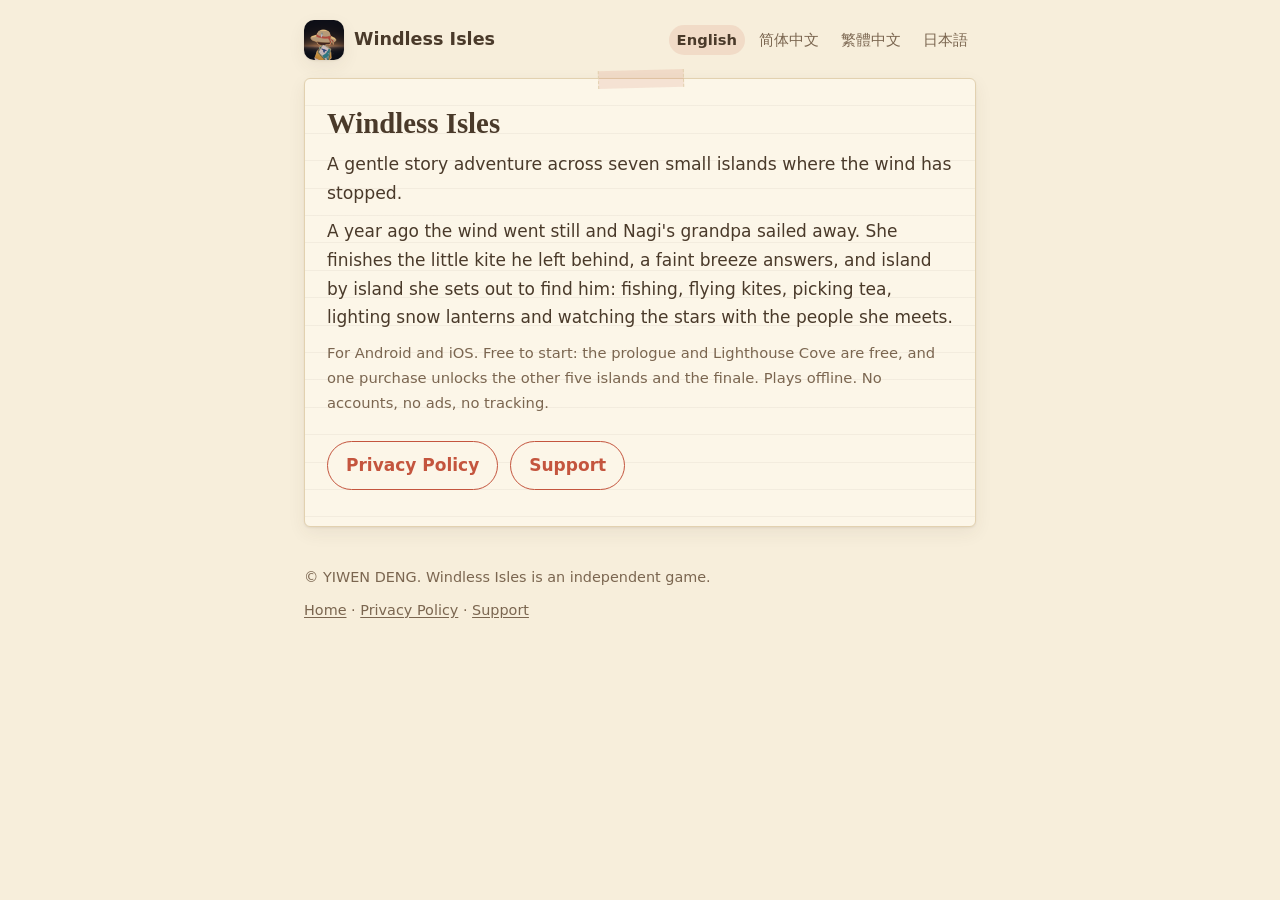
<file: index.html>
<!doctype html>
<html lang="en">
<head>
<meta charset="utf-8">
<meta name="viewport" content="width=device-width,initial-scale=1">
<meta name="color-scheme" content="light dark">
<meta name="description" content="Windless Isles: a gentle story adventure across seven small islands where the wind has stopped.">
<title>Windless Isles</title>
<link rel="icon" href="icon.png">
<link rel="stylesheet" href="style.css">
</head>
<body>
<header><a class="brand" href="index.html"><img src="icon.png" alt="" width="40" height="40">Windless Isles</a><nav class="lang" aria-label="Language"><a href="index.html" hreflang="en" lang="en" aria-current="page">English</a><a href="index.zh.html" hreflang="zh-Hans" lang="zh-Hans">简体中文</a><a href="index.zh-Hant.html" hreflang="zh-Hant" lang="zh-Hant">繁體中文</a><a href="index.ja.html" hreflang="ja" lang="ja">日本語</a></nav></header>
<main><div class="sheet">
<h1>Windless Isles</h1>
<p class="lead">A gentle story adventure across seven small islands where the wind has stopped.</p>
<p>A year ago the wind went still and Nagi's grandpa sailed away. She finishes the little kite he left behind, a faint breeze answers, and island by island she sets out to find him: fishing, flying kites, picking tea, lighting snow lanterns and watching the stars with the people she meets.</p>
<p class="muted">For Android and iOS. Free to start: the prologue and Lighthouse Cove are free, and one purchase unlocks the other five islands and the finale. Plays offline. No accounts, no ads, no tracking.</p>
<ul class="links"><li><a href="privacy.html">Privacy Policy</a></li><li><a href="support.html">Support</a></li></ul>
</div></main>
<footer><p>© YIWEN DENG. Windless Isles is an independent game.</p><p><a href="index.html">Home</a> · <a href="privacy.html">Privacy Policy</a> · <a href="support.html">Support</a></p></footer>
</body>
</html>
</file>
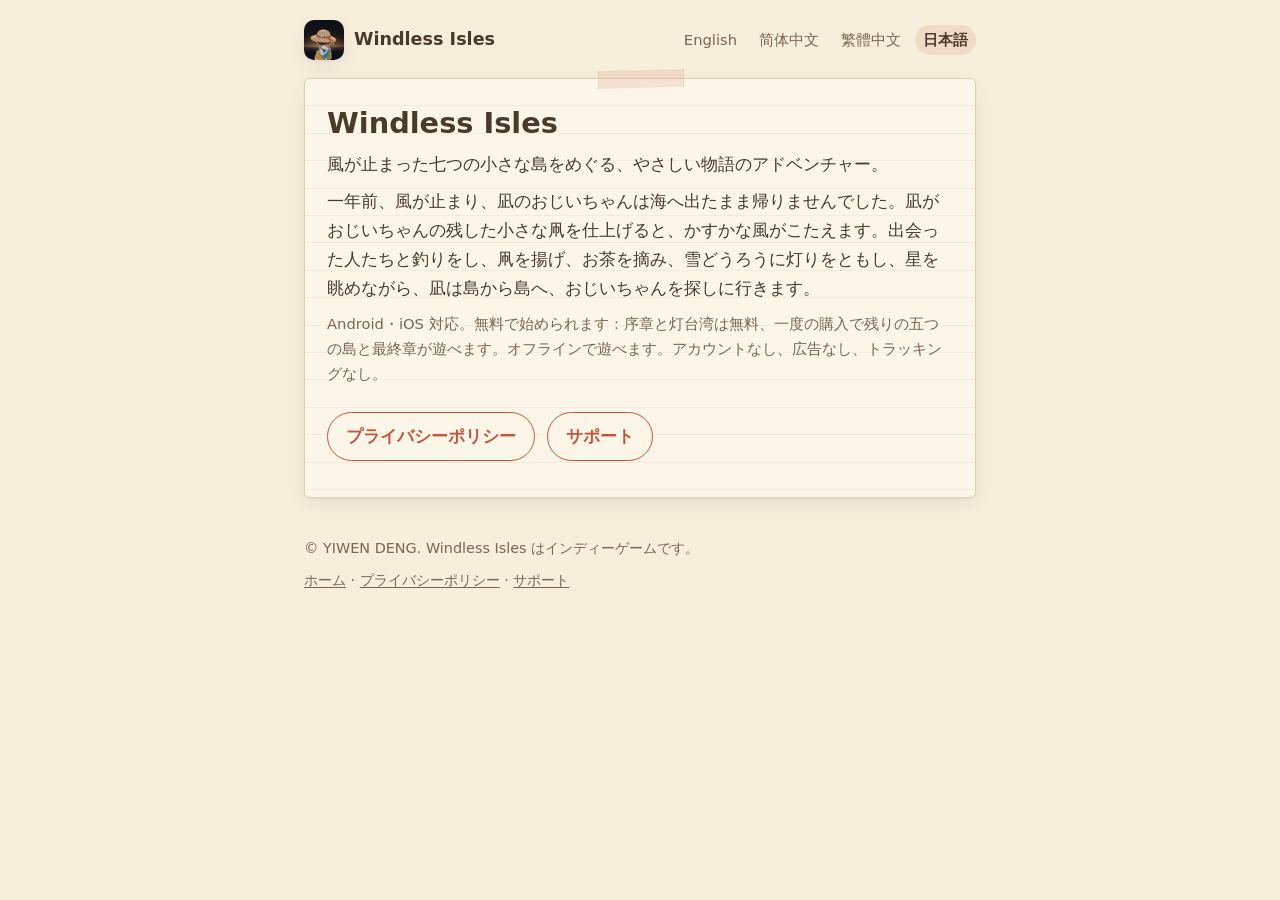
<file: index.ja.html>
<!doctype html>
<html lang="ja">
<head>
<meta charset="utf-8">
<meta name="viewport" content="width=device-width,initial-scale=1">
<meta name="color-scheme" content="light dark">
<meta name="description" content="Windless Isles：風が止まった七つの小さな島をめぐる、やさしい物語のアドベンチャー。">
<title>Windless Isles</title>
<link rel="icon" href="icon.png">
<link rel="stylesheet" href="style.css">
</head>
<body>
<header><a class="brand" href="index.ja.html"><img src="icon.png" alt="" width="40" height="40">Windless Isles</a><nav class="lang" aria-label="言語"><a href="index.html" hreflang="en" lang="en">English</a><a href="index.zh.html" hreflang="zh-Hans" lang="zh-Hans">简体中文</a><a href="index.zh-Hant.html" hreflang="zh-Hant" lang="zh-Hant">繁體中文</a><a href="index.ja.html" hreflang="ja" lang="ja" aria-current="page">日本語</a></nav></header>
<main><div class="sheet">
<h1>Windless Isles</h1>
<p class="lead">風が止まった七つの小さな島をめぐる、やさしい物語のアドベンチャー。</p>
<p>一年前、風が止まり、凪のおじいちゃんは海へ出たまま帰りませんでした。凪がおじいちゃんの残した小さな凧を仕上げると、かすかな風がこたえます。出会った人たちと釣りをし、凧を揚げ、お茶を摘み、雪どうろうに灯りをともし、星を眺めながら、凪は島から島へ、おじいちゃんを探しに行きます。</p>
<p class="muted">Android・iOS 対応。無料で始められます：序章と灯台湾は無料、一度の購入で残りの五つの島と最終章が遊べます。オフラインで遊べます。アカウントなし、広告なし、トラッキングなし。</p>
<ul class="links"><li><a href="privacy.ja.html">プライバシーポリシー</a></li><li><a href="support.ja.html">サポート</a></li></ul>
</div></main>
<footer><p>© YIWEN DENG. Windless Isles はインディーゲームです。</p><p><a href="index.ja.html">ホーム</a> · <a href="privacy.ja.html">プライバシーポリシー</a> · <a href="support.ja.html">サポート</a></p></footer>
</body>
</html>
</file>
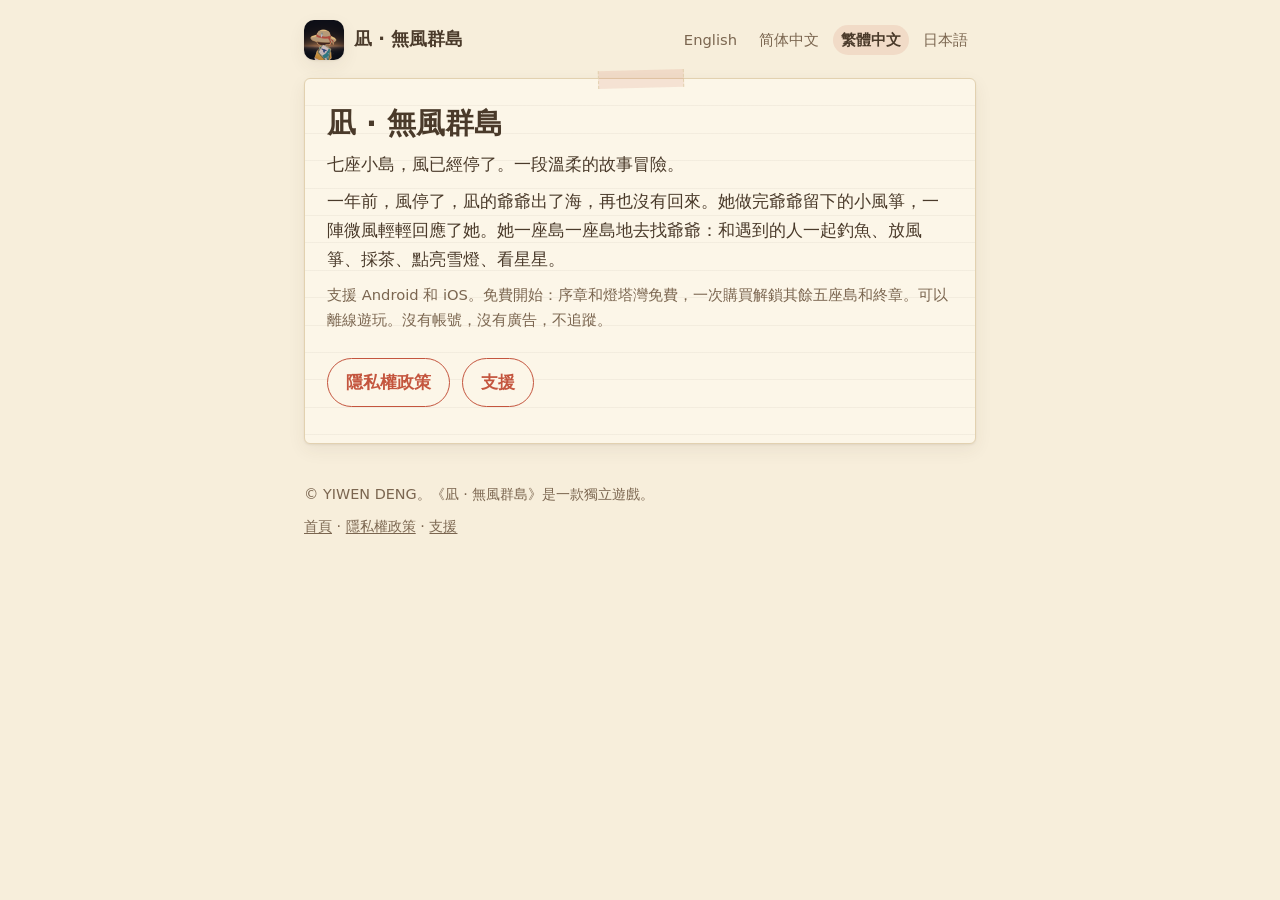
<file: index.zh-Hant.html>
<!doctype html>
<html lang="zh-Hant">
<head>
<meta charset="utf-8">
<meta name="viewport" content="width=device-width,initial-scale=1">
<meta name="color-scheme" content="light dark">
<meta name="description" content="《凪 · 無風群島》：七座風已經停了的小島，一段溫柔的故事冒險。">
<title>凪 · 無風群島</title>
<link rel="icon" href="icon.png">
<link rel="stylesheet" href="style.css">
</head>
<body>
<header><a class="brand" href="index.zh-Hant.html"><img src="icon.png" alt="" width="40" height="40">凪 · 無風群島</a><nav class="lang" aria-label="語言"><a href="index.html" hreflang="en" lang="en">English</a><a href="index.zh.html" hreflang="zh-Hans" lang="zh-Hans">简体中文</a><a href="index.zh-Hant.html" hreflang="zh-Hant" lang="zh-Hant" aria-current="page">繁體中文</a><a href="index.ja.html" hreflang="ja" lang="ja">日本語</a></nav></header>
<main><div class="sheet">
<h1>凪 · 無風群島</h1>
<p class="lead">七座小島，風已經停了。一段溫柔的故事冒險。</p>
<p>一年前，風停了，凪的爺爺出了海，再也沒有回來。她做完爺爺留下的小風箏，一陣微風輕輕回應了她。她一座島一座島地去找爺爺：和遇到的人一起釣魚、放風箏、採茶、點亮雪燈、看星星。</p>
<p class="muted">支援 Android 和 iOS。免費開始：序章和燈塔灣免費，一次購買解鎖其餘五座島和終章。可以離線遊玩。沒有帳號，沒有廣告，不追蹤。</p>
<ul class="links"><li><a href="privacy.zh-Hant.html">隱私權政策</a></li><li><a href="support.zh-Hant.html">支援</a></li></ul>
</div></main>
<footer><p>© YIWEN DENG。《凪 · 無風群島》是一款獨立遊戲。</p><p><a href="index.zh-Hant.html">首頁</a> · <a href="privacy.zh-Hant.html">隱私權政策</a> · <a href="support.zh-Hant.html">支援</a></p></footer>
</body>
</html>
</file>
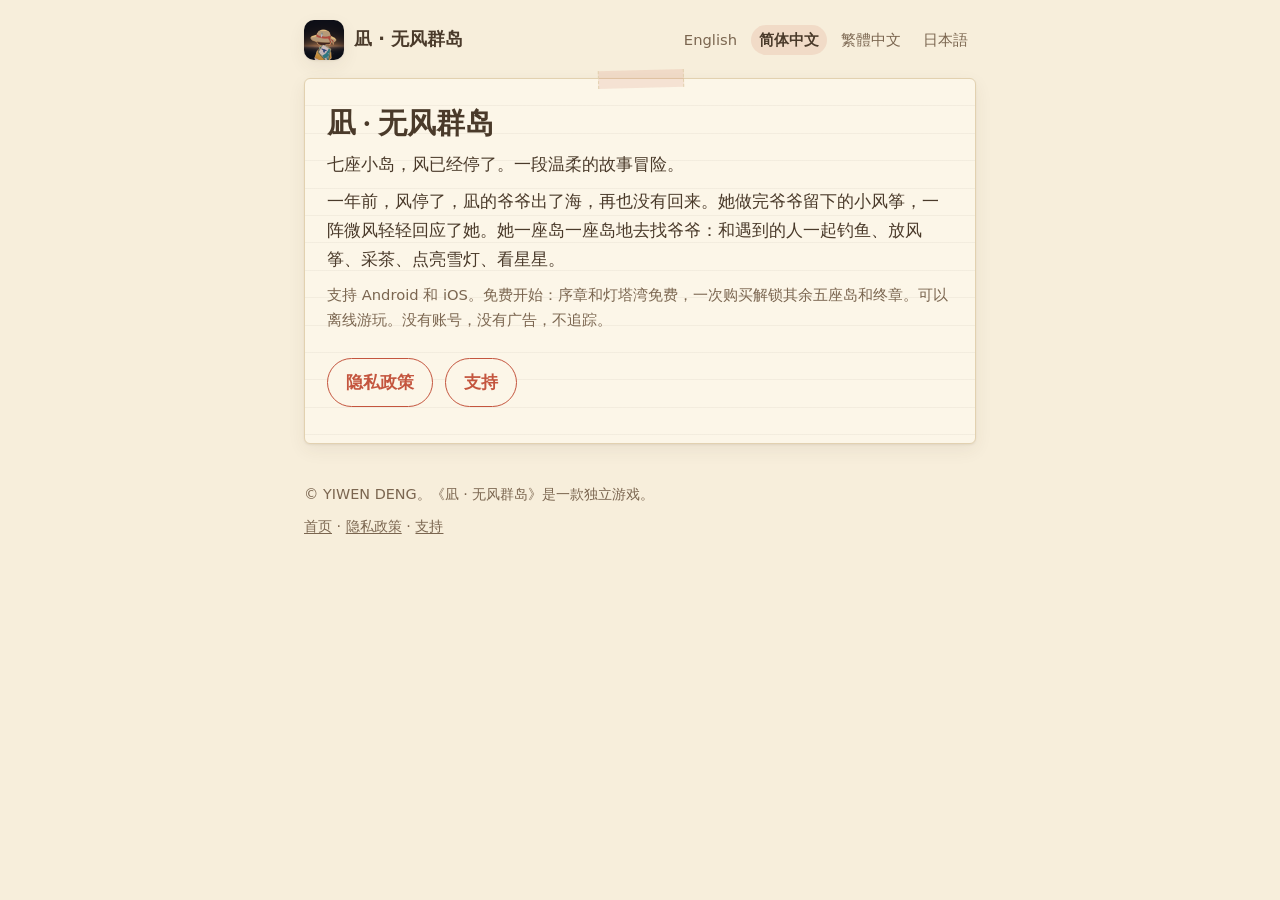
<file: index.zh.html>
<!doctype html>
<html lang="zh-Hans">
<head>
<meta charset="utf-8">
<meta name="viewport" content="width=device-width,initial-scale=1">
<meta name="color-scheme" content="light dark">
<meta name="description" content="《凪 · 无风群岛》：七座风已经停了的小岛，一段温柔的故事冒险。">
<title>凪 · 无风群岛</title>
<link rel="icon" href="icon.png">
<link rel="stylesheet" href="style.css">
</head>
<body>
<header><a class="brand" href="index.zh.html"><img src="icon.png" alt="" width="40" height="40">凪 · 无风群岛</a><nav class="lang" aria-label="语言"><a href="index.html" hreflang="en" lang="en">English</a><a href="index.zh.html" hreflang="zh-Hans" lang="zh-Hans" aria-current="page">简体中文</a><a href="index.zh-Hant.html" hreflang="zh-Hant" lang="zh-Hant">繁體中文</a><a href="index.ja.html" hreflang="ja" lang="ja">日本語</a></nav></header>
<main><div class="sheet">
<h1>凪 · 无风群岛</h1>
<p class="lead">七座小岛，风已经停了。一段温柔的故事冒险。</p>
<p>一年前，风停了，凪的爷爷出了海，再也没有回来。她做完爷爷留下的小风筝，一阵微风轻轻回应了她。她一座岛一座岛地去找爷爷：和遇到的人一起钓鱼、放风筝、采茶、点亮雪灯、看星星。</p>
<p class="muted">支持 Android 和 iOS。免费开始：序章和灯塔湾免费，一次购买解锁其余五座岛和终章。可以离线游玩。没有账号，没有广告，不追踪。</p>
<ul class="links"><li><a href="privacy.zh.html">隐私政策</a></li><li><a href="support.zh.html">支持</a></li></ul>
</div></main>
<footer><p>© YIWEN DENG。《凪 · 无风群岛》是一款独立游戏。</p><p><a href="index.zh.html">首页</a> · <a href="privacy.zh.html">隐私政策</a> · <a href="support.zh.html">支持</a></p></footer>
</body>
</html>
</file>
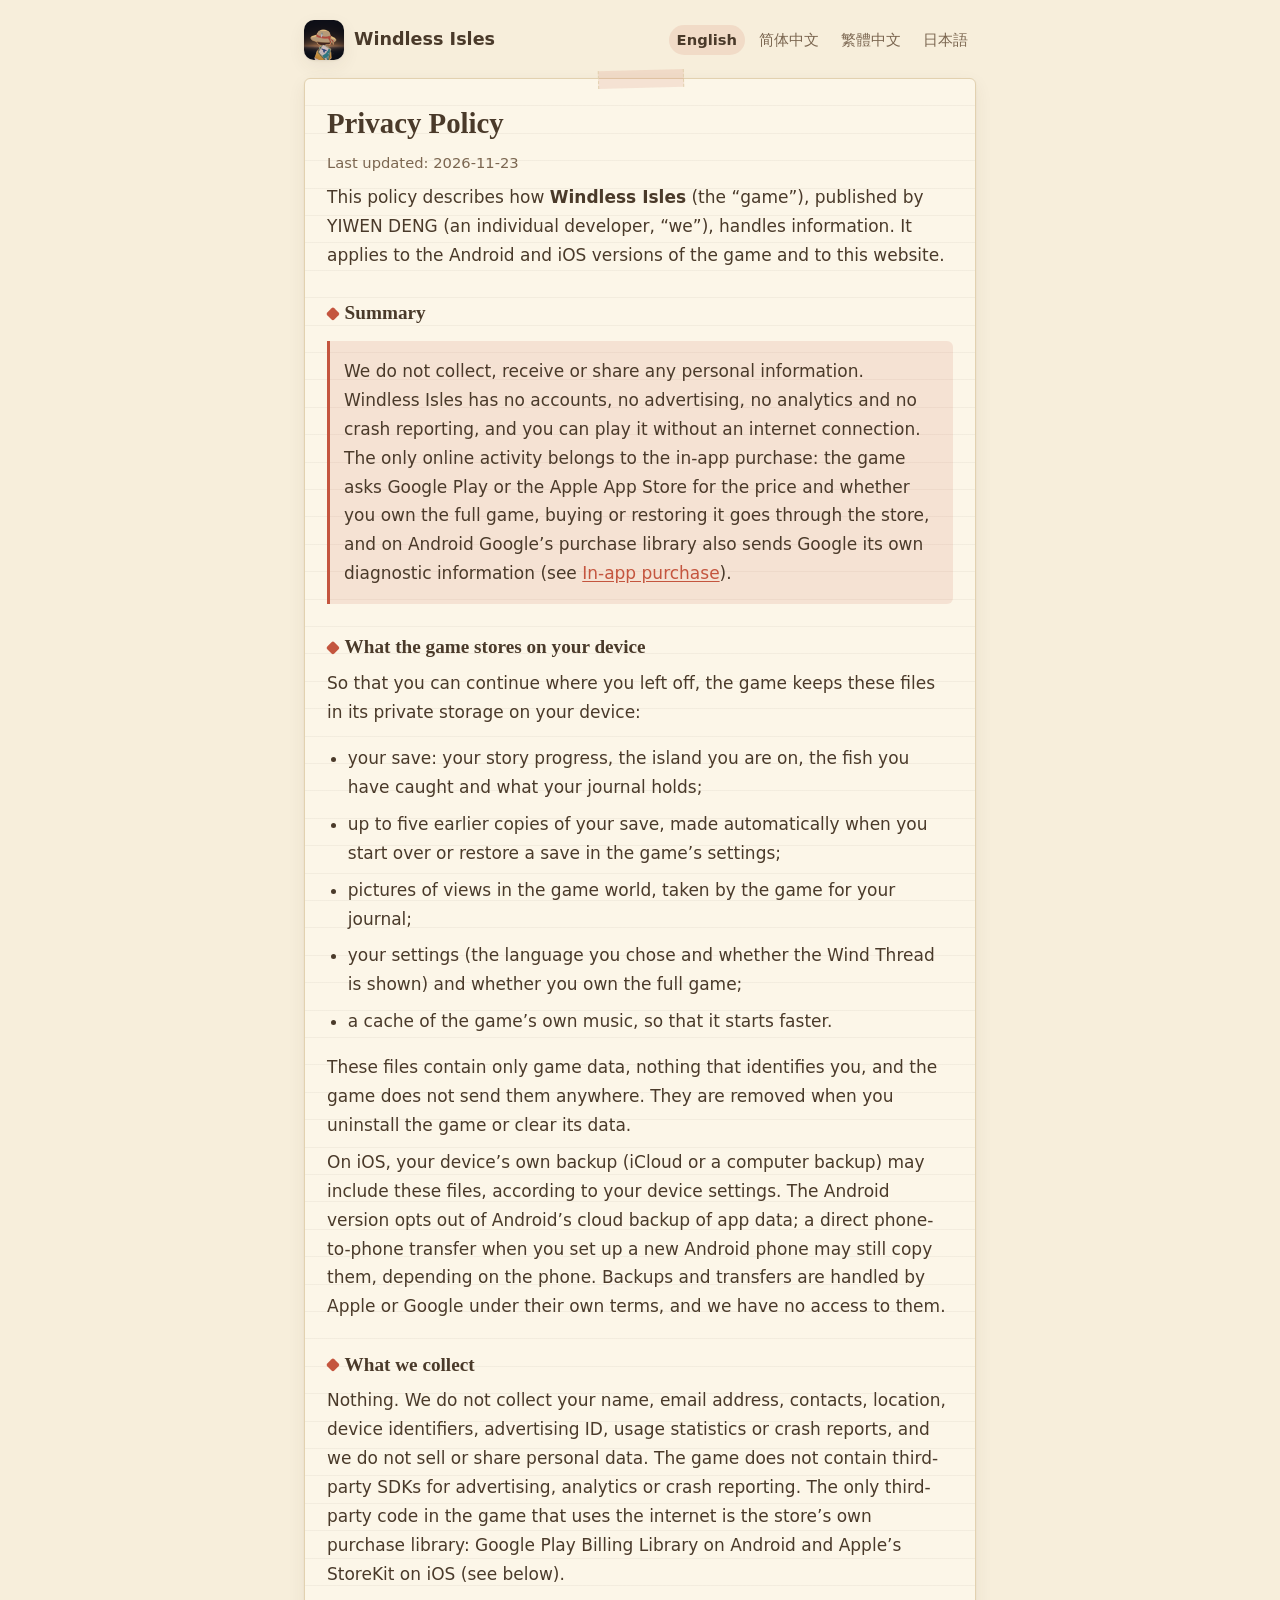
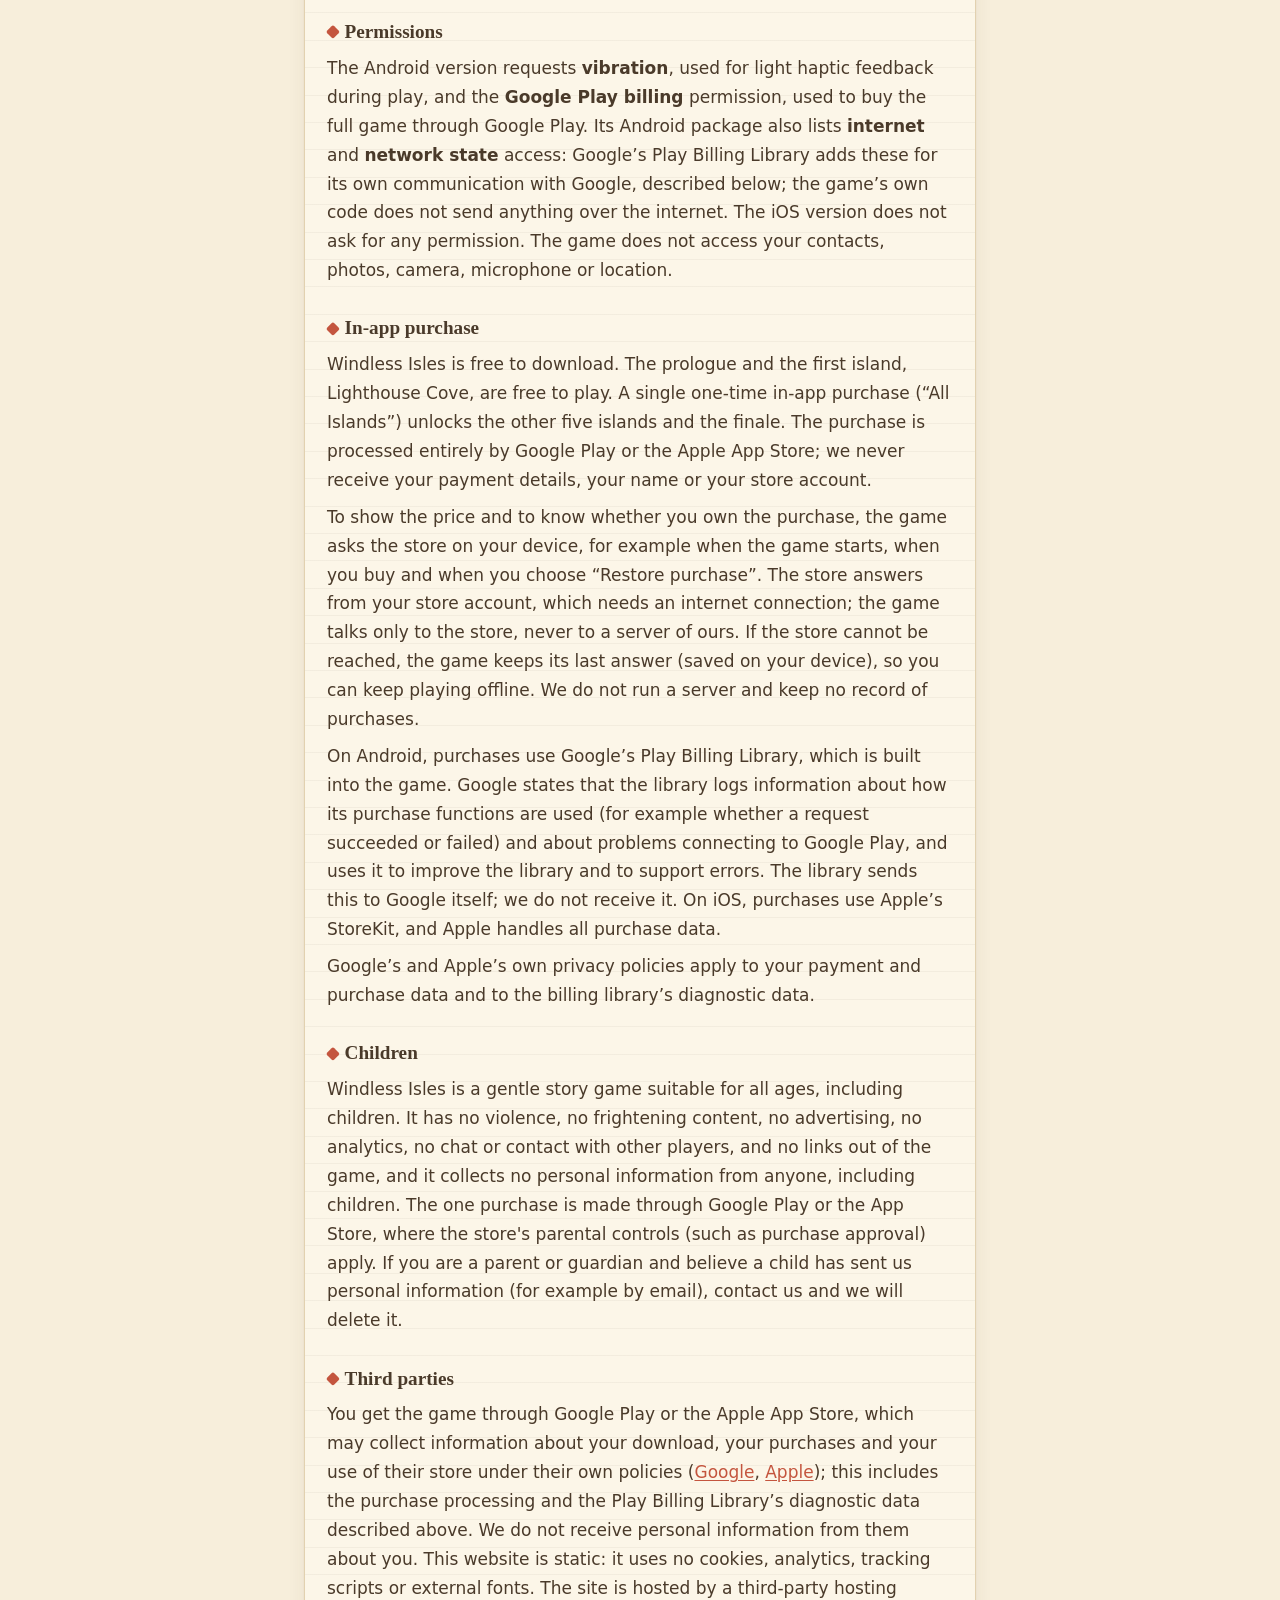
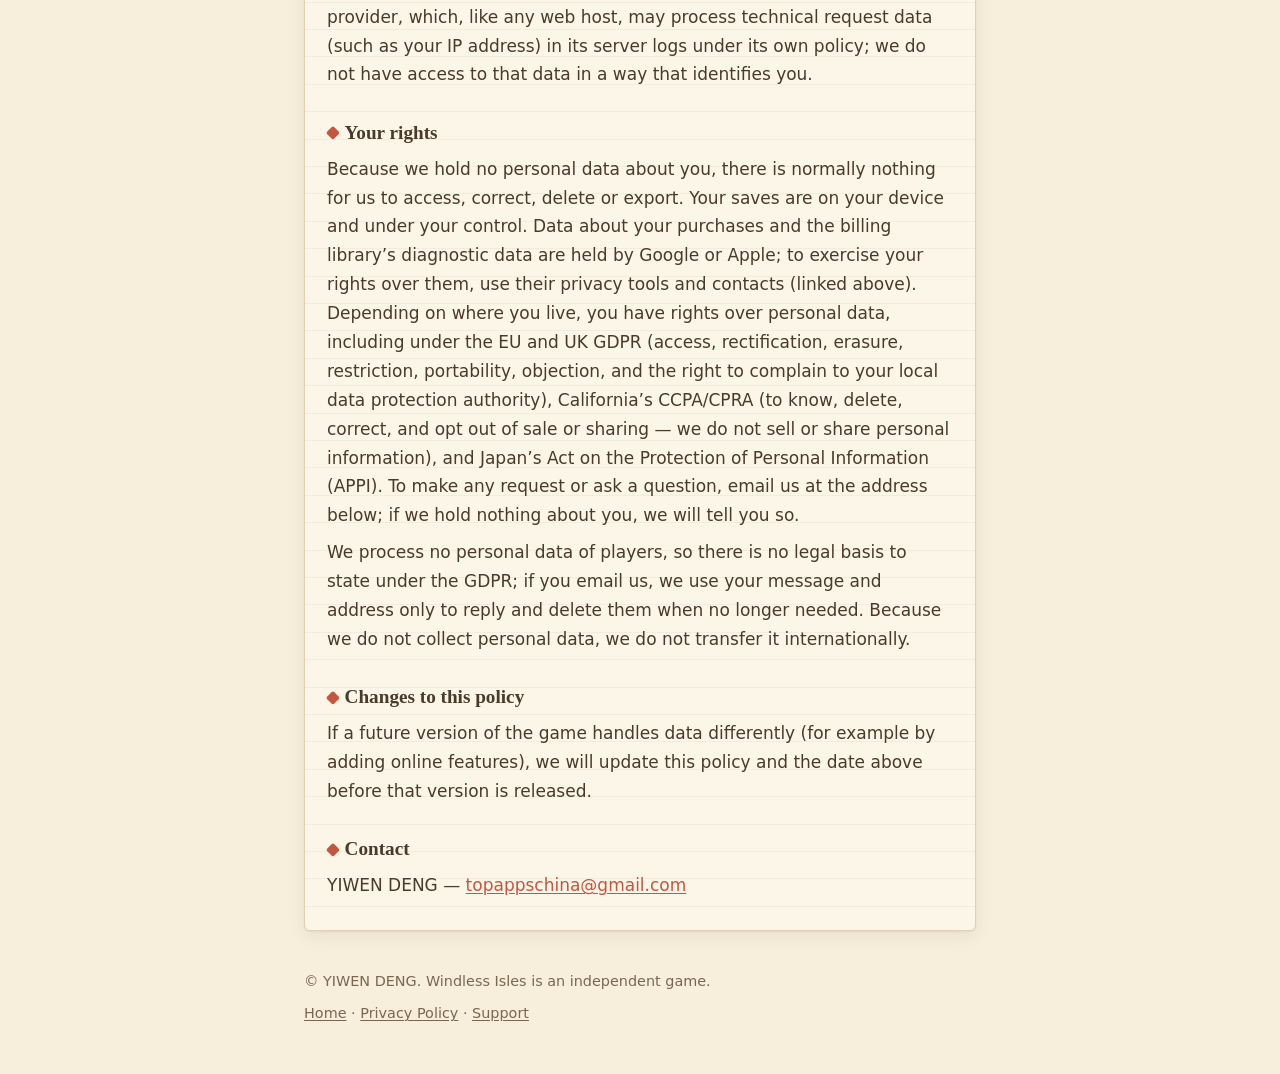
<file: privacy.html>
<!doctype html>
<html lang="en">
<head>
<meta charset="utf-8">
<meta name="viewport" content="width=device-width,initial-scale=1">
<meta name="color-scheme" content="light dark">
<meta name="description" content="Privacy Policy for the mobile game Windless Isles.">
<title>Windless Isles — Privacy Policy</title>
<link rel="icon" href="icon.png">
<link rel="stylesheet" href="style.css">
</head>
<body>
<header><a class="brand" href="index.html"><img src="icon.png" alt="" width="40" height="40">Windless Isles</a><nav class="lang" aria-label="Language"><a href="privacy.html" hreflang="en" lang="en" aria-current="page">English</a><a href="privacy.zh.html" hreflang="zh-Hans" lang="zh-Hans">简体中文</a><a href="privacy.zh-Hant.html" hreflang="zh-Hant" lang="zh-Hant">繁體中文</a><a href="privacy.ja.html" hreflang="ja" lang="ja">日本語</a></nav></header>
<main><div class="sheet">
<h1>Privacy Policy</h1>
<p class="muted">Last updated: 2026-11-23</p>
<p>This policy describes how <strong>Windless Isles</strong> (the “game”), published by YIWEN DENG (an individual developer, “we”), handles information. It applies to the Android and iOS versions of the game and to this website.</p>

<h2>Summary</h2>
<div class="note"><p>We do not collect, receive or share any personal information. Windless Isles has no accounts, no advertising, no analytics and no crash reporting, and you can play it without an internet connection. The only online activity belongs to the in-app purchase: the game asks Google Play or the Apple App Store for the price and whether you own the full game, buying or restoring it goes through the store, and on Android Google’s purchase library also sends Google its own diagnostic information (see <a href="#purchase">In-app purchase</a>).</p></div>

<h2>What the game stores on your device</h2>
<p>So that you can continue where you left off, the game keeps these files in its private storage on your device:</p>
<ul>
<li>your save: your story progress, the island you are on, the fish you have caught and what your journal holds;</li>
<li>up to five earlier copies of your save, made automatically when you start over or restore a save in the game’s settings;</li>
<li>pictures of views in the game world, taken by the game for your journal;</li>
<li>your settings (the language you chose and whether the Wind Thread is shown) and whether you own the full game;</li>
<li>a cache of the game’s own music, so that it starts faster.</li>
</ul>
<p>These files contain only game data, nothing that identifies you, and the game does not send them anywhere. They are removed when you uninstall the game or clear its data.</p>
<p>On iOS, your device’s own backup (iCloud or a computer backup) may include these files, according to your device settings. The Android version opts out of Android’s cloud backup of app data; a direct phone-to-phone transfer when you set up a new Android phone may still copy them, depending on the phone. Backups and transfers are handled by Apple or Google under their own terms, and we have no access to them.</p>

<h2>What we collect</h2>
<p>Nothing. We do not collect your name, email address, contacts, location, device identifiers, advertising ID, usage statistics or crash reports, and we do not sell or share personal data. The game does not contain third-party SDKs for advertising, analytics or crash reporting. The only third-party code in the game that uses the internet is the store’s own purchase library: Google Play Billing Library on Android and Apple’s StoreKit on iOS (see below).</p>

<h2>Permissions</h2>
<p>The Android version requests <strong>vibration</strong>, used for light haptic feedback during play, and the <strong>Google Play billing</strong> permission, used to buy the full game through Google Play. Its Android package also lists <strong>internet</strong> and <strong>network state</strong> access: Google’s Play Billing Library adds these for its own communication with Google, described below; the game’s own code does not send anything over the internet. The iOS version does not ask for any permission. The game does not access your contacts, photos, camera, microphone or location.</p>

<h2 id="purchase">In-app purchase</h2>
<p>Windless Isles is free to download. The prologue and the first island, Lighthouse Cove, are free to play. A single one-time in-app purchase (“All Islands”) unlocks the other five islands and the finale. The purchase is processed entirely by Google Play or the Apple App Store; we never receive your payment details, your name or your store account.</p>
<p>To show the price and to know whether you own the purchase, the game asks the store on your device, for example when the game starts, when you buy and when you choose “Restore purchase”. The store answers from your store account, which needs an internet connection; the game talks only to the store, never to a server of ours. If the store cannot be reached, the game keeps its last answer (saved on your device), so you can keep playing offline. We do not run a server and keep no record of purchases.</p>
<p>On Android, purchases use Google’s Play Billing Library, which is built into the game. Google states that the library logs information about how its purchase functions are used (for example whether a request succeeded or failed) and about problems connecting to Google Play, and uses it to improve the library and to support errors. The library sends this to Google itself; we do not receive it. On iOS, purchases use Apple’s StoreKit, and Apple handles all purchase data.</p>
<p>Google’s and Apple’s own privacy policies apply to your payment and purchase data and to the billing library’s diagnostic data.</p>

<h2>Children</h2>
<p>Windless Isles is a gentle story game suitable for all ages, including children. It has no violence, no frightening content, no advertising, no analytics, no chat or contact with other players, and no links out of the game, and it collects no personal information from anyone, including children. The one purchase is made through Google Play or the App Store, where the store's parental controls (such as purchase approval) apply. If you are a parent or guardian and believe a child has sent us personal information (for example by email), contact us and we will delete it.</p>

<h2>Third parties</h2>
<p>You get the game through Google Play or the Apple App Store, which may collect information about your download, your purchases and your use of their store under their own policies (<a href="https://policies.google.com/privacy">Google</a>, <a href="https://www.apple.com/legal/privacy/">Apple</a>); this includes the purchase processing and the Play Billing Library’s diagnostic data described above. We do not receive personal information from them about you. This website is static: it uses no cookies, analytics, tracking scripts or external fonts. The site is hosted by a third-party hosting provider, which, like any web host, may process technical request data (such as your IP address) in its server logs under its own policy; we do not have access to that data in a way that identifies you.</p>

<h2>Your rights</h2>
<p>Because we hold no personal data about you, there is normally nothing for us to access, correct, delete or export. Your saves are on your device and under your control. Data about your purchases and the billing library’s diagnostic data are held by Google or Apple; to exercise your rights over them, use their privacy tools and contacts (linked above). Depending on where you live, you have rights over personal data, including under the EU and UK GDPR (access, rectification, erasure, restriction, portability, objection, and the right to complain to your local data protection authority), California’s CCPA/CPRA (to know, delete, correct, and opt out of sale or sharing — we do not sell or share personal information), and Japan’s Act on the Protection of Personal Information (APPI). To make any request or ask a question, email us at the address below; if we hold nothing about you, we will tell you so.</p>
<p>We process no personal data of players, so there is no legal basis to state under the GDPR; if you email us, we use your message and address only to reply and delete them when no longer needed. Because we do not collect personal data, we do not transfer it internationally.</p>

<h2>Changes to this policy</h2>
<p>If a future version of the game handles data differently (for example by adding online features), we will update this policy and the date above before that version is released.</p>

<h2>Contact</h2>
<p>YIWEN DENG — <a href="mailto:topappschina@gmail.com">topappschina@gmail.com</a></p>
</div></main>
<footer><p>© YIWEN DENG. Windless Isles is an independent game.</p><p><a href="index.html">Home</a> · <a href="privacy.html">Privacy Policy</a> · <a href="support.html">Support</a></p></footer>
</body>
</html>
</file>
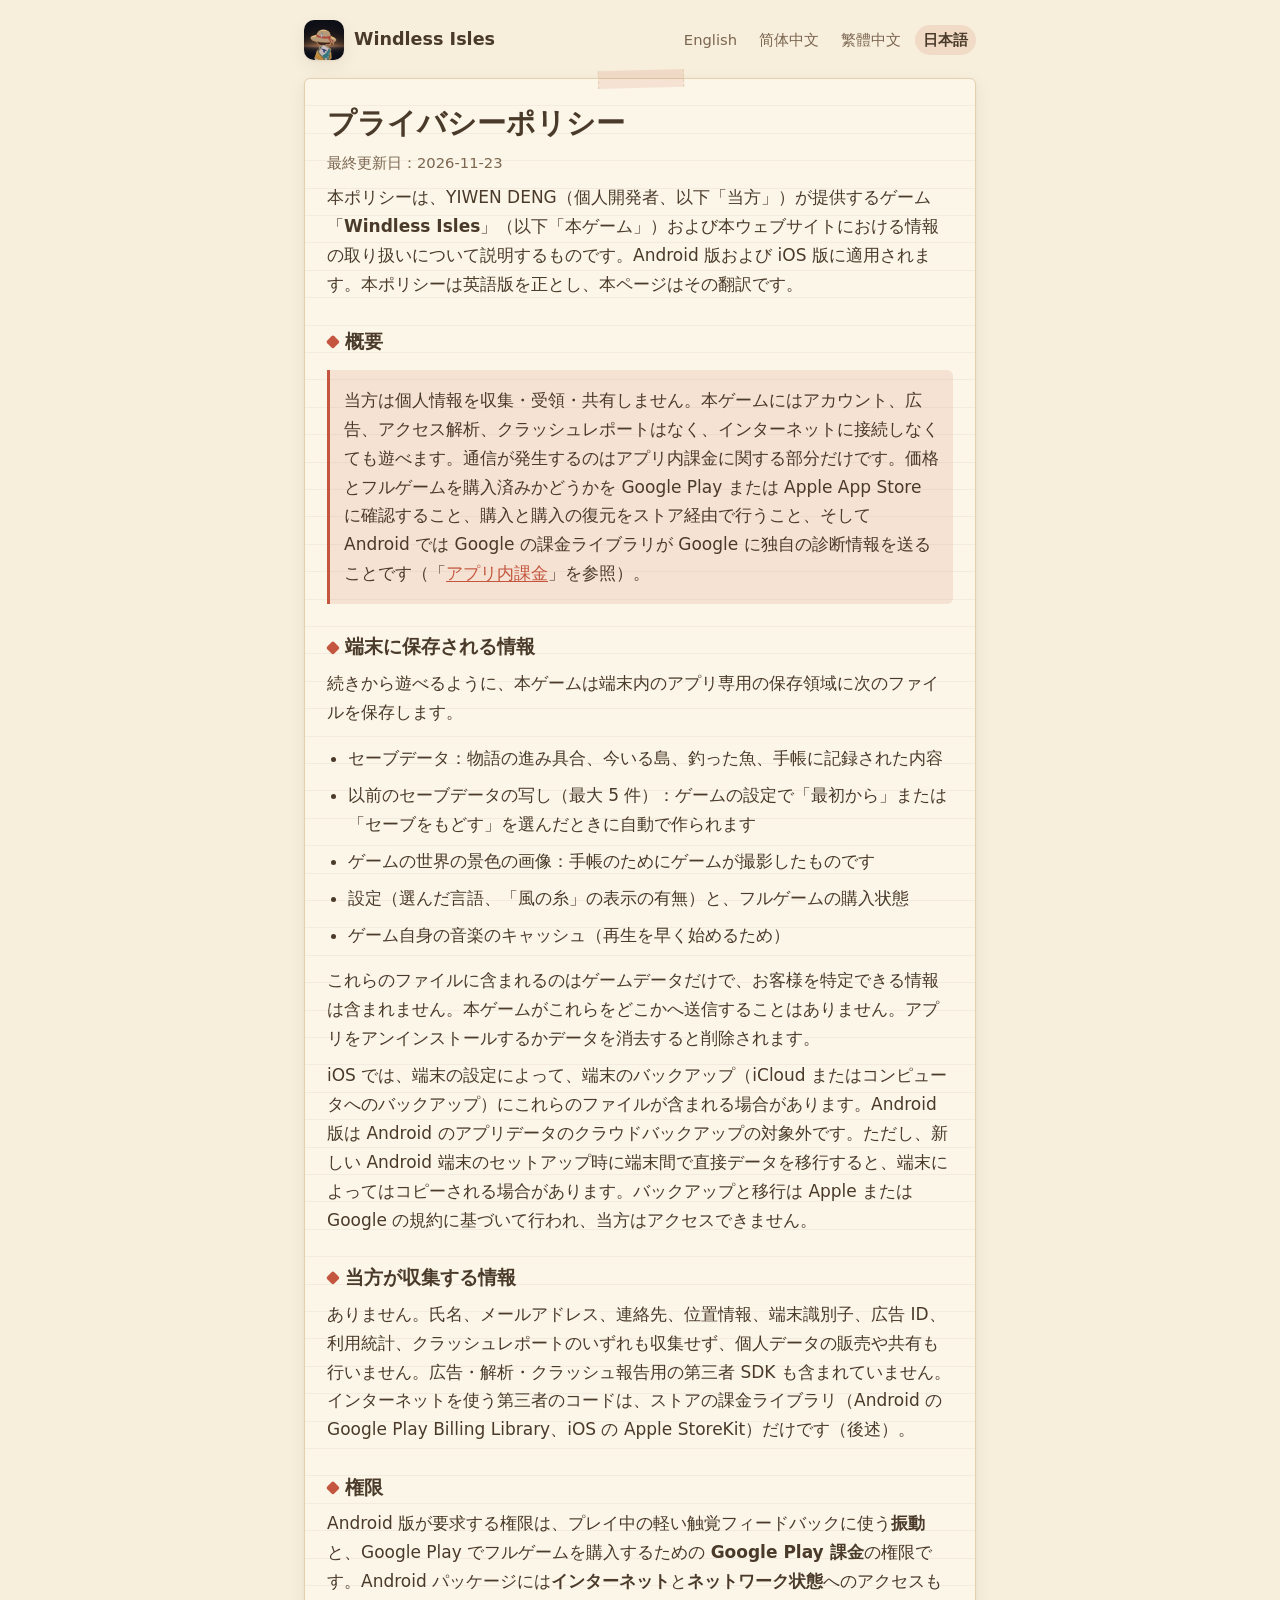
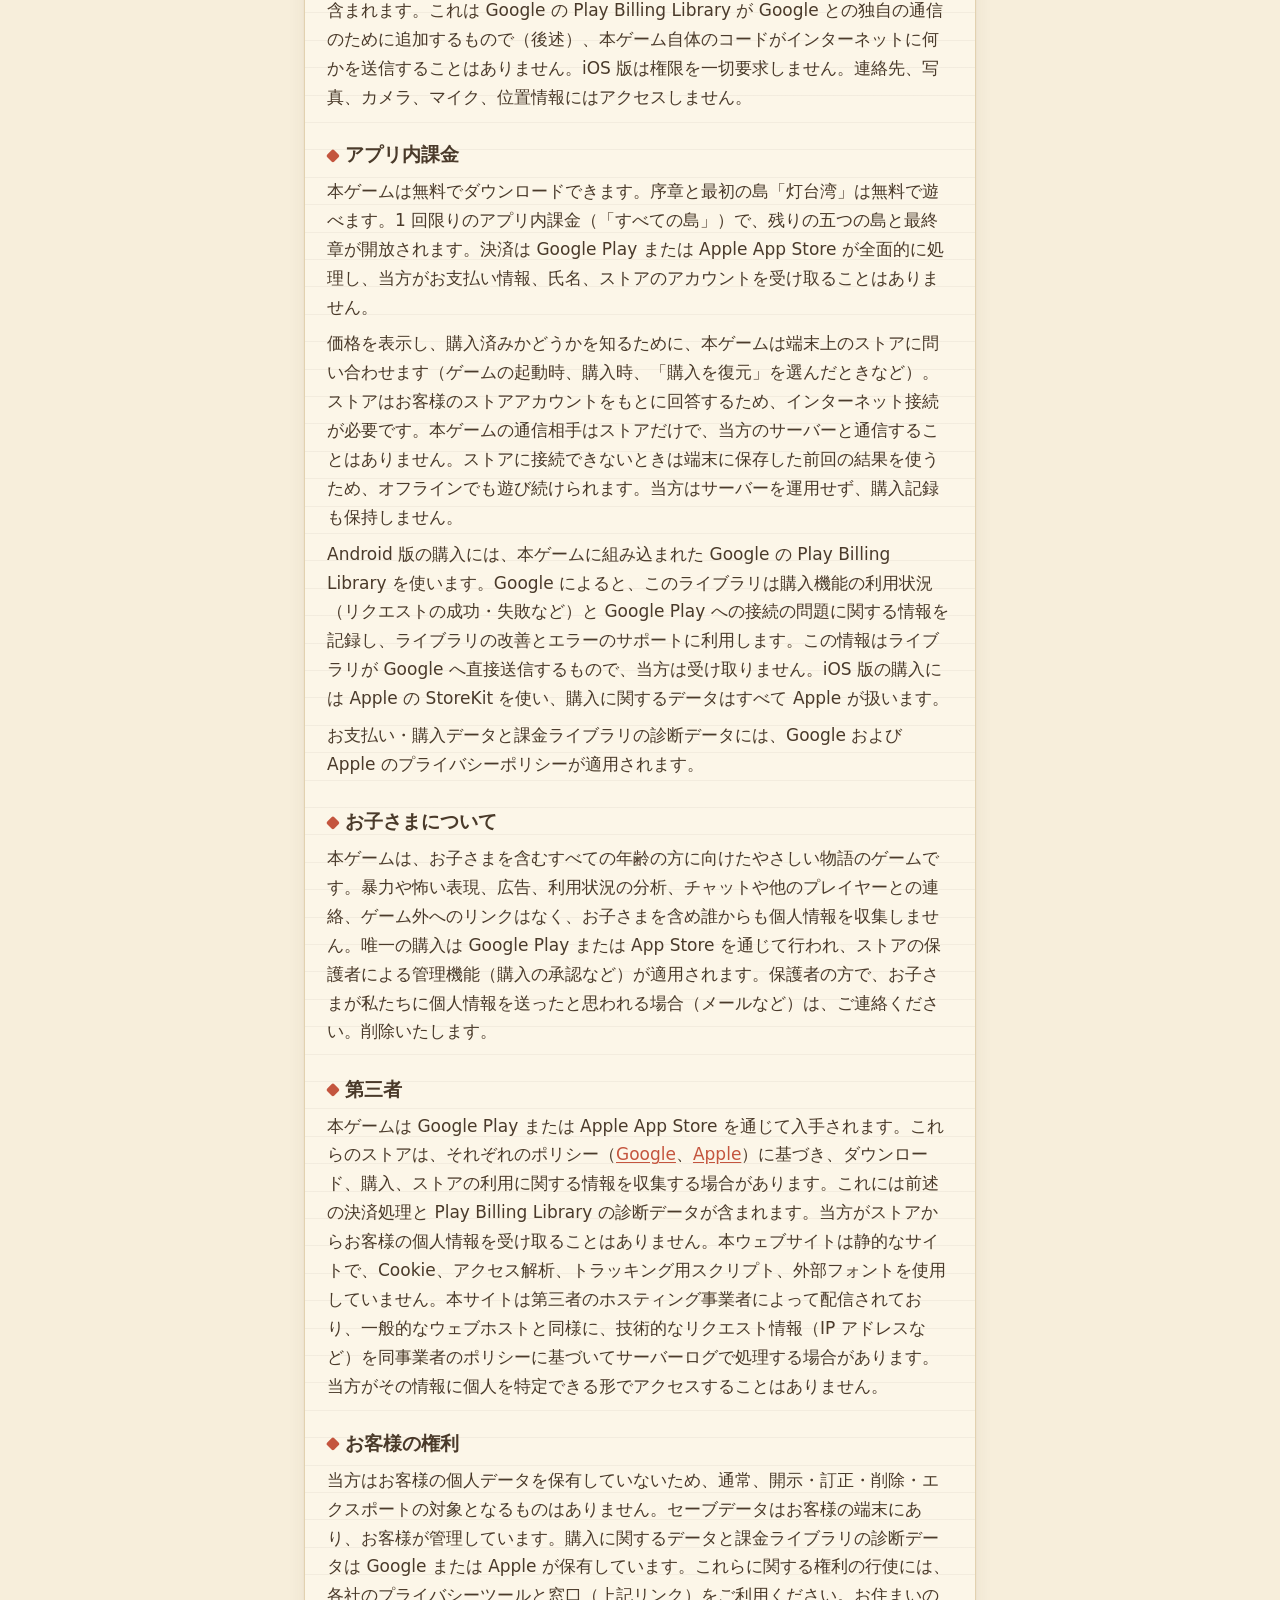
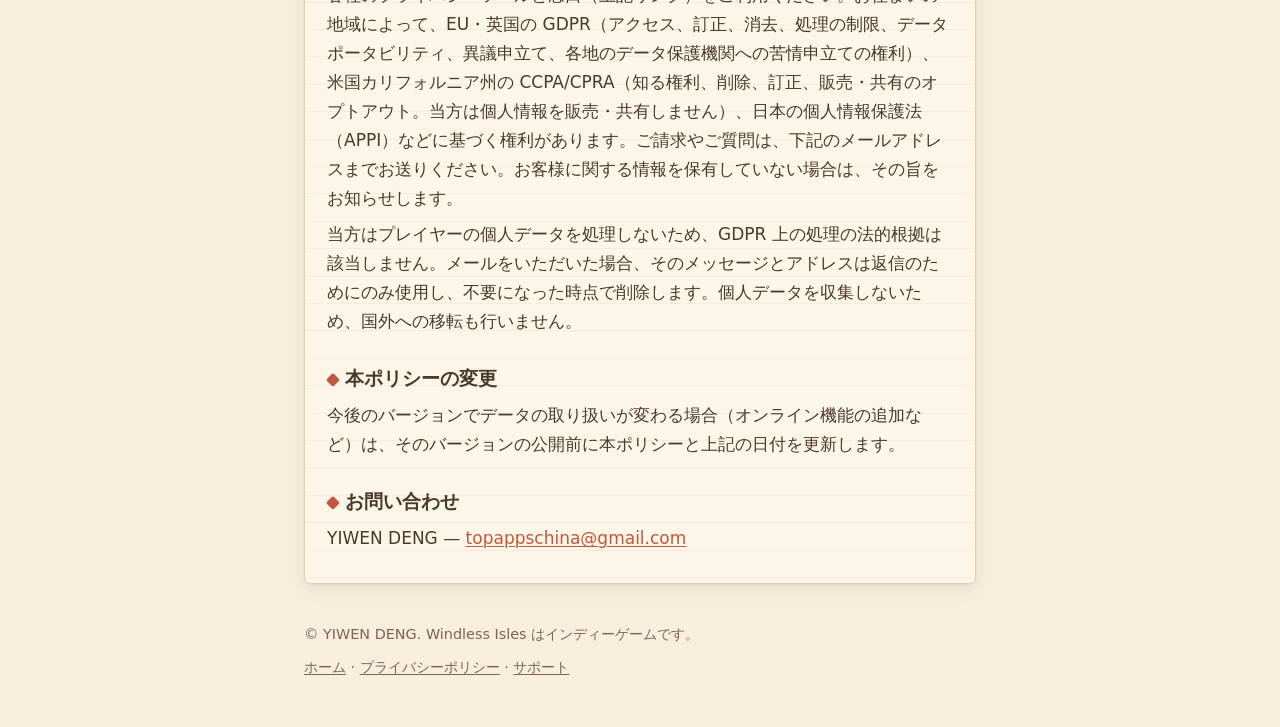
<file: privacy.ja.html>
<!doctype html>
<html lang="ja">
<head>
<meta charset="utf-8">
<meta name="viewport" content="width=device-width,initial-scale=1">
<meta name="color-scheme" content="light dark">
<meta name="description" content="モバイルゲーム Windless Isles のプライバシーポリシー。">
<title>Windless Isles プライバシーポリシー</title>
<link rel="icon" href="icon.png">
<link rel="stylesheet" href="style.css">
</head>
<body>
<header><a class="brand" href="index.ja.html"><img src="icon.png" alt="" width="40" height="40">Windless Isles</a><nav class="lang" aria-label="言語"><a href="privacy.html" hreflang="en" lang="en">English</a><a href="privacy.zh.html" hreflang="zh-Hans" lang="zh-Hans">简体中文</a><a href="privacy.zh-Hant.html" hreflang="zh-Hant" lang="zh-Hant">繁體中文</a><a href="privacy.ja.html" hreflang="ja" lang="ja" aria-current="page">日本語</a></nav></header>
<main><div class="sheet">
<h1>プライバシーポリシー</h1>
<p class="muted">最終更新日：2026-11-23</p>
<p>本ポリシーは、YIWEN DENG（個人開発者、以下「当方」）が提供するゲーム「<strong>Windless Isles</strong>」（以下「本ゲーム」）および本ウェブサイトにおける情報の取り扱いについて説明するものです。Android 版および iOS 版に適用されます。本ポリシーは英語版を正とし、本ページはその翻訳です。</p>

<h2>概要</h2>
<div class="note"><p>当方は個人情報を収集・受領・共有しません。本ゲームにはアカウント、広告、アクセス解析、クラッシュレポートはなく、インターネットに接続しなくても遊べます。通信が発生するのはアプリ内課金に関する部分だけです。価格とフルゲームを購入済みかどうかを Google Play または Apple App Store に確認すること、購入と購入の復元をストア経由で行うこと、そして Android では Google の課金ライブラリが Google に独自の診断情報を送ることです（「<a href="#purchase">アプリ内課金</a>」を参照）。</p></div>

<h2>端末に保存される情報</h2>
<p>続きから遊べるように、本ゲームは端末内のアプリ専用の保存領域に次のファイルを保存します。</p>
<ul>
<li>セーブデータ：物語の進み具合、今いる島、釣った魚、手帳に記録された内容</li>
<li>以前のセーブデータの写し（最大 5 件）：ゲームの設定で「最初から」または「セーブをもどす」を選んだときに自動で作られます</li>
<li>ゲームの世界の景色の画像：手帳のためにゲームが撮影したものです</li>
<li>設定（選んだ言語、「風の糸」の表示の有無）と、フルゲームの購入状態</li>
<li>ゲーム自身の音楽のキャッシュ（再生を早く始めるため）</li>
</ul>
<p>これらのファイルに含まれるのはゲームデータだけで、お客様を特定できる情報は含まれません。本ゲームがこれらをどこかへ送信することはありません。アプリをアンインストールするかデータを消去すると削除されます。</p>
<p>iOS では、端末の設定によって、端末のバックアップ（iCloud またはコンピュータへのバックアップ）にこれらのファイルが含まれる場合があります。Android 版は Android のアプリデータのクラウドバックアップの対象外です。ただし、新しい Android 端末のセットアップ時に端末間で直接データを移行すると、端末によってはコピーされる場合があります。バックアップと移行は Apple または Google の規約に基づいて行われ、当方はアクセスできません。</p>

<h2>当方が収集する情報</h2>
<p>ありません。氏名、メールアドレス、連絡先、位置情報、端末識別子、広告 ID、利用統計、クラッシュレポートのいずれも収集せず、個人データの販売や共有も行いません。広告・解析・クラッシュ報告用の第三者 SDK も含まれていません。インターネットを使う第三者のコードは、ストアの課金ライブラリ（Android の Google Play Billing Library、iOS の Apple StoreKit）だけです（後述）。</p>

<h2>権限</h2>
<p>Android 版が要求する権限は、プレイ中の軽い触覚フィードバックに使う<strong>振動</strong>と、Google Play でフルゲームを購入するための <strong>Google Play 課金</strong>の権限です。Android パッケージには<strong>インターネット</strong>と<strong>ネットワーク状態</strong>へのアクセスも含まれます。これは Google の Play Billing Library が Google との独自の通信のために追加するもので（後述）、本ゲーム自体のコードがインターネットに何かを送信することはありません。iOS 版は権限を一切要求しません。連絡先、写真、カメラ、マイク、位置情報にはアクセスしません。</p>

<h2 id="purchase">アプリ内課金</h2>
<p>本ゲームは無料でダウンロードできます。序章と最初の島「灯台湾」は無料で遊べます。1 回限りのアプリ内課金（「すべての島」）で、残りの五つの島と最終章が開放されます。決済は Google Play または Apple App Store が全面的に処理し、当方がお支払い情報、氏名、ストアのアカウントを受け取ることはありません。</p>
<p>価格を表示し、購入済みかどうかを知るために、本ゲームは端末上のストアに問い合わせます（ゲームの起動時、購入時、「購入を復元」を選んだときなど）。ストアはお客様のストアアカウントをもとに回答するため、インターネット接続が必要です。本ゲームの通信相手はストアだけで、当方のサーバーと通信することはありません。ストアに接続できないときは端末に保存した前回の結果を使うため、オフラインでも遊び続けられます。当方はサーバーを運用せず、購入記録も保持しません。</p>
<p>Android 版の購入には、本ゲームに組み込まれた Google の Play Billing Library を使います。Google によると、このライブラリは購入機能の利用状況（リクエストの成功・失敗など）と Google Play への接続の問題に関する情報を記録し、ライブラリの改善とエラーのサポートに利用します。この情報はライブラリが Google へ直接送信するもので、当方は受け取りません。iOS 版の購入には Apple の StoreKit を使い、購入に関するデータはすべて Apple が扱います。</p>
<p>お支払い・購入データと課金ライブラリの診断データには、Google および Apple のプライバシーポリシーが適用されます。</p>

<h2>お子さまについて</h2>
<p>本ゲームは、お子さまを含むすべての年齢の方に向けたやさしい物語のゲームです。暴力や怖い表現、広告、利用状況の分析、チャットや他のプレイヤーとの連絡、ゲーム外へのリンクはなく、お子さまを含め誰からも個人情報を収集しません。唯一の購入は Google Play または App Store を通じて行われ、ストアの保護者による管理機能（購入の承認など）が適用されます。保護者の方で、お子さまが私たちに個人情報を送ったと思われる場合（メールなど）は、ご連絡ください。削除いたします。</p>

<h2>第三者</h2>
<p>本ゲームは Google Play または Apple App Store を通じて入手されます。これらのストアは、それぞれのポリシー（<a href="https://policies.google.com/privacy?hl=ja">Google</a>、<a href="https://www.apple.com/jp/legal/privacy/">Apple</a>）に基づき、ダウンロード、購入、ストアの利用に関する情報を収集する場合があります。これには前述の決済処理と Play Billing Library の診断データが含まれます。当方がストアからお客様の個人情報を受け取ることはありません。本ウェブサイトは静的なサイトで、Cookie、アクセス解析、トラッキング用スクリプト、外部フォントを使用していません。本サイトは第三者のホスティング事業者によって配信されており、一般的なウェブホストと同様に、技術的なリクエスト情報（IP アドレスなど）を同事業者のポリシーに基づいてサーバーログで処理する場合があります。当方がその情報に個人を特定できる形でアクセスすることはありません。</p>

<h2>お客様の権利</h2>
<p>当方はお客様の個人データを保有していないため、通常、開示・訂正・削除・エクスポートの対象となるものはありません。セーブデータはお客様の端末にあり、お客様が管理しています。購入に関するデータと課金ライブラリの診断データは Google または Apple が保有しています。これらに関する権利の行使には、各社のプライバシーツールと窓口（上記リンク）をご利用ください。お住まいの地域によって、EU・英国の GDPR（アクセス、訂正、消去、処理の制限、データポータビリティ、異議申立て、各地のデータ保護機関への苦情申立ての権利）、米国カリフォルニア州の CCPA/CPRA（知る権利、削除、訂正、販売・共有のオプトアウト。当方は個人情報を販売・共有しません）、日本の個人情報保護法（APPI）などに基づく権利があります。ご請求やご質問は、下記のメールアドレスまでお送りください。お客様に関する情報を保有していない場合は、その旨をお知らせします。</p>
<p>当方はプレイヤーの個人データを処理しないため、GDPR 上の処理の法的根拠は該当しません。メールをいただいた場合、そのメッセージとアドレスは返信のためにのみ使用し、不要になった時点で削除します。個人データを収集しないため、国外への移転も行いません。</p>

<h2>本ポリシーの変更</h2>
<p>今後のバージョンでデータの取り扱いが変わる場合（オンライン機能の追加など）は、そのバージョンの公開前に本ポリシーと上記の日付を更新します。</p>

<h2>お問い合わせ</h2>
<p>YIWEN DENG — <a href="mailto:topappschina@gmail.com">topappschina@gmail.com</a></p>
</div></main>
<footer><p>© YIWEN DENG. Windless Isles はインディーゲームです。</p><p><a href="index.ja.html">ホーム</a> · <a href="privacy.ja.html">プライバシーポリシー</a> · <a href="support.ja.html">サポート</a></p></footer>
</body>
</html>
</file>
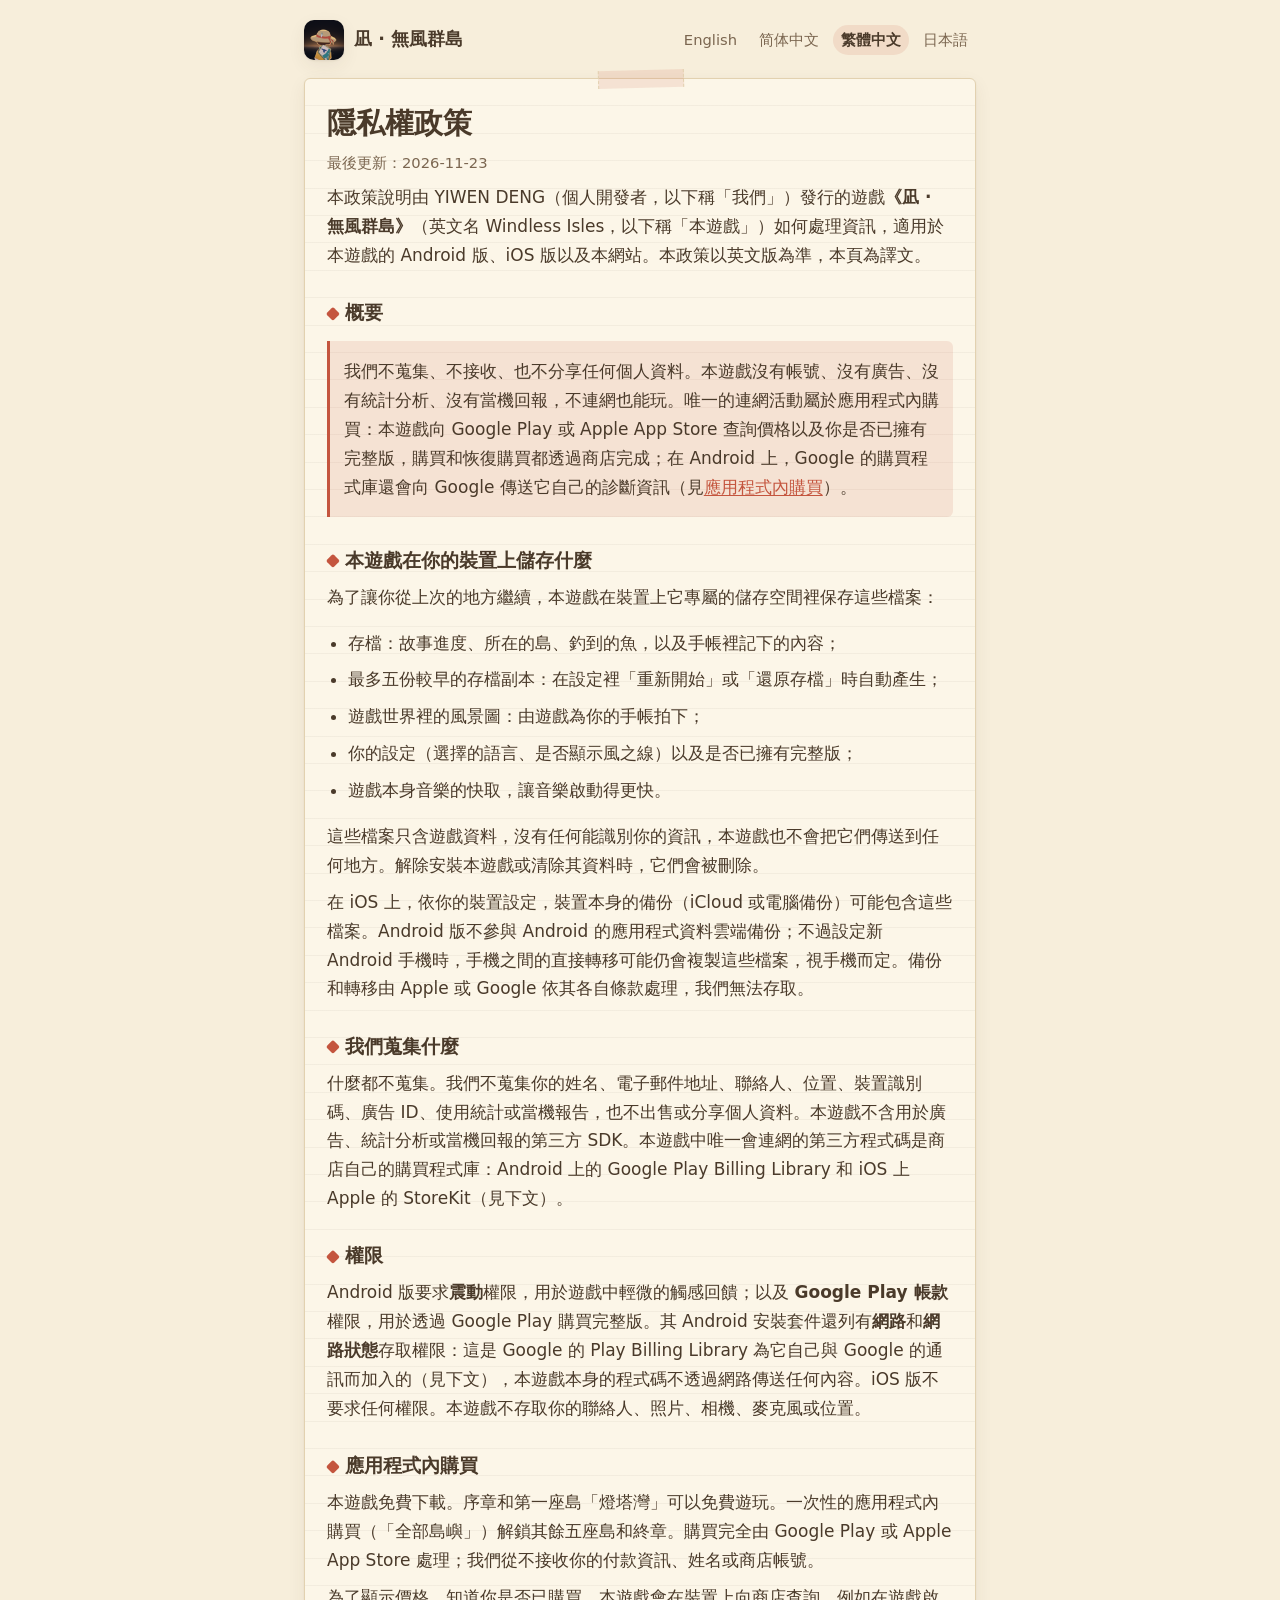
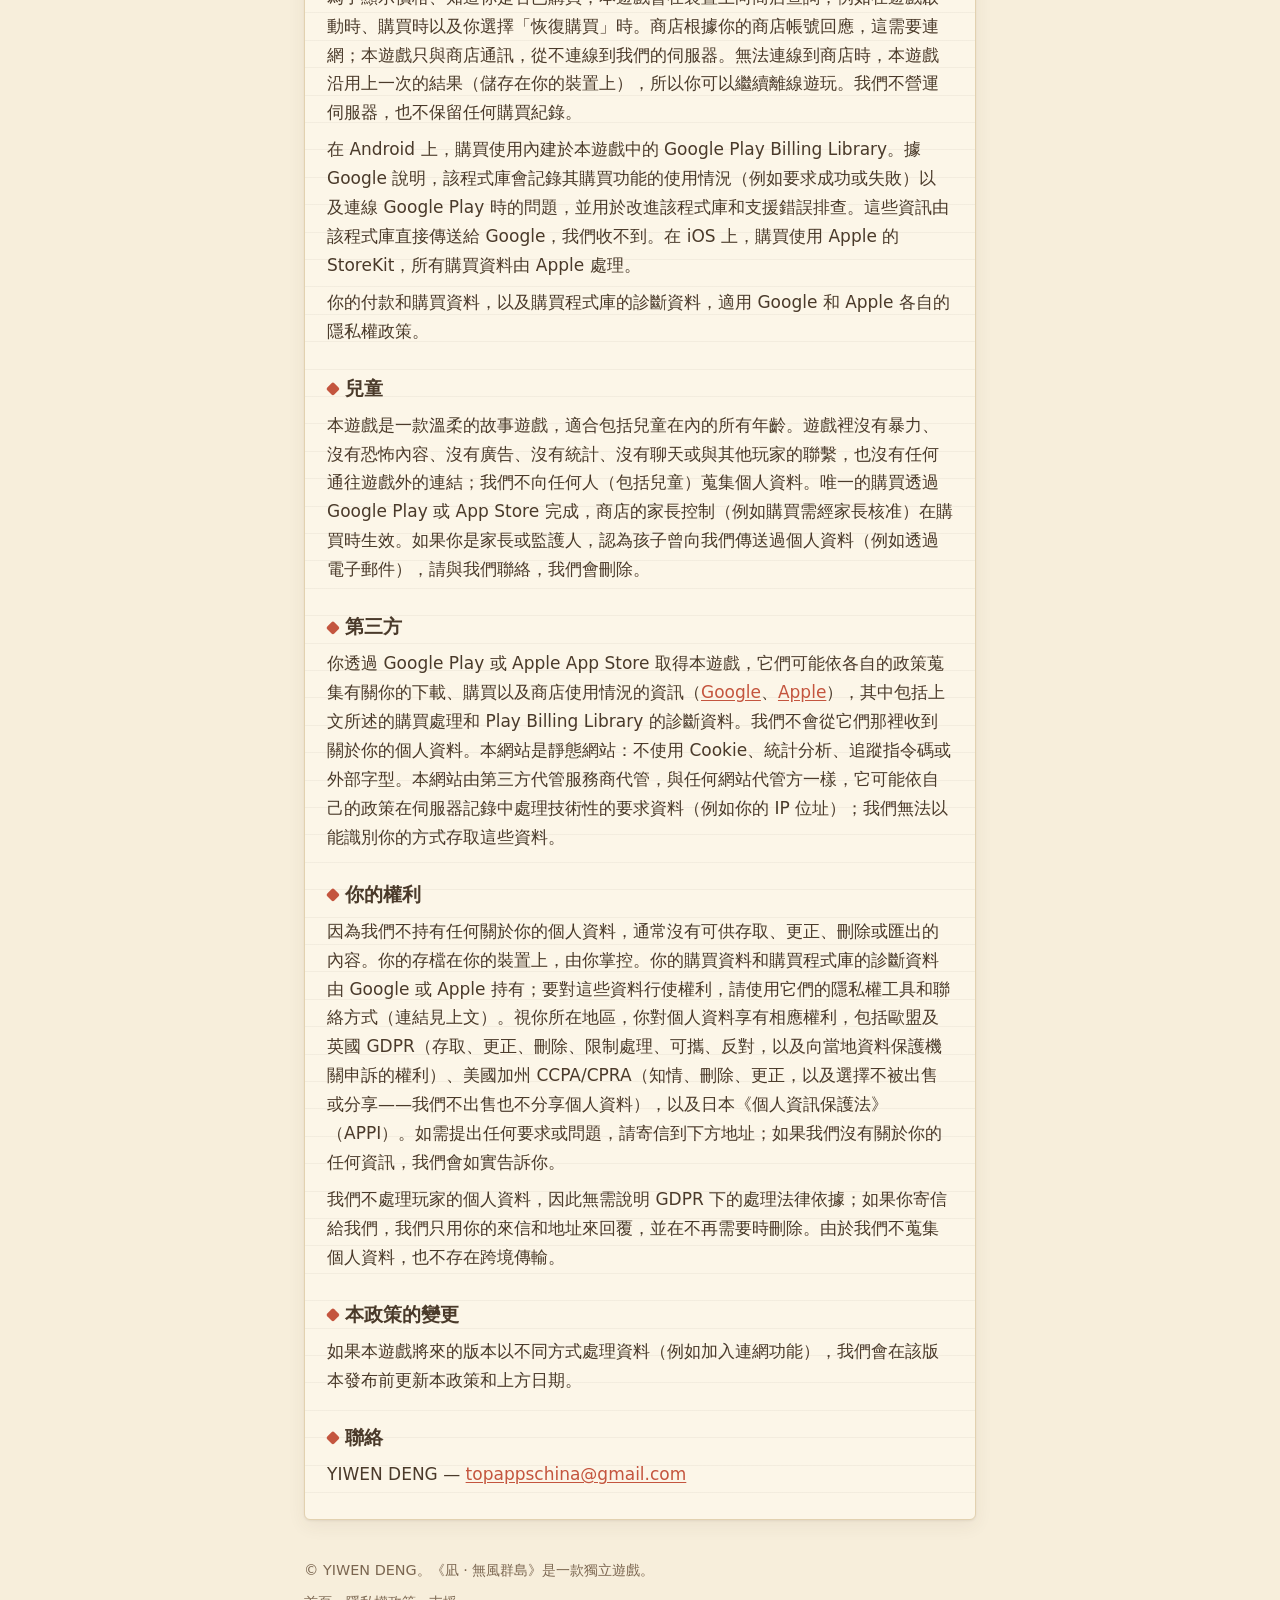
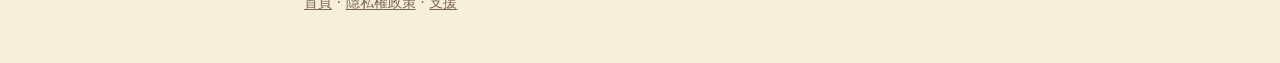
<file: privacy.zh-Hant.html>
<!doctype html>
<html lang="zh-Hant">
<head>
<meta charset="utf-8">
<meta name="viewport" content="width=device-width,initial-scale=1">
<meta name="color-scheme" content="light dark">
<meta name="description" content="手機遊戲《凪 · 無風群島》的隱私權政策。">
<title>凪 · 無風群島 隱私權政策</title>
<link rel="icon" href="icon.png">
<link rel="stylesheet" href="style.css">
</head>
<body>
<header><a class="brand" href="index.zh-Hant.html"><img src="icon.png" alt="" width="40" height="40">凪 · 無風群島</a><nav class="lang" aria-label="語言"><a href="privacy.html" hreflang="en" lang="en">English</a><a href="privacy.zh.html" hreflang="zh-Hans" lang="zh-Hans">简体中文</a><a href="privacy.zh-Hant.html" hreflang="zh-Hant" lang="zh-Hant" aria-current="page">繁體中文</a><a href="privacy.ja.html" hreflang="ja" lang="ja">日本語</a></nav></header>
<main><div class="sheet">
<h1>隱私權政策</h1>
<p class="muted">最後更新：2026-11-23</p>
<p>本政策說明由 YIWEN DENG（個人開發者，以下稱「我們」）發行的遊戲<strong>《凪 · 無風群島》</strong>（英文名 Windless Isles，以下稱「本遊戲」）如何處理資訊，適用於本遊戲的 Android 版、iOS 版以及本網站。本政策以英文版為準，本頁為譯文。</p>

<h2>概要</h2>
<div class="note"><p>我們不蒐集、不接收、也不分享任何個人資料。本遊戲沒有帳號、沒有廣告、沒有統計分析、沒有當機回報，不連網也能玩。唯一的連網活動屬於應用程式內購買：本遊戲向 Google Play 或 Apple App Store 查詢價格以及你是否已擁有完整版，購買和恢復購買都透過商店完成；在 Android 上，Google 的購買程式庫還會向 Google 傳送它自己的診斷資訊（見<a href="#purchase">應用程式內購買</a>）。</p></div>

<h2>本遊戲在你的裝置上儲存什麼</h2>
<p>為了讓你從上次的地方繼續，本遊戲在裝置上它專屬的儲存空間裡保存這些檔案：</p>
<ul>
<li>存檔：故事進度、所在的島、釣到的魚，以及手帳裡記下的內容；</li>
<li>最多五份較早的存檔副本：在設定裡「重新開始」或「還原存檔」時自動產生；</li>
<li>遊戲世界裡的風景圖：由遊戲為你的手帳拍下；</li>
<li>你的設定（選擇的語言、是否顯示風之線）以及是否已擁有完整版；</li>
<li>遊戲本身音樂的快取，讓音樂啟動得更快。</li>
</ul>
<p>這些檔案只含遊戲資料，沒有任何能識別你的資訊，本遊戲也不會把它們傳送到任何地方。解除安裝本遊戲或清除其資料時，它們會被刪除。</p>
<p>在 iOS 上，依你的裝置設定，裝置本身的備份（iCloud 或電腦備份）可能包含這些檔案。Android 版不參與 Android 的應用程式資料雲端備份；不過設定新 Android 手機時，手機之間的直接轉移可能仍會複製這些檔案，視手機而定。備份和轉移由 Apple 或 Google 依其各自條款處理，我們無法存取。</p>

<h2>我們蒐集什麼</h2>
<p>什麼都不蒐集。我們不蒐集你的姓名、電子郵件地址、聯絡人、位置、裝置識別碼、廣告 ID、使用統計或當機報告，也不出售或分享個人資料。本遊戲不含用於廣告、統計分析或當機回報的第三方 SDK。本遊戲中唯一會連網的第三方程式碼是商店自己的購買程式庫：Android 上的 Google Play Billing Library 和 iOS 上 Apple 的 StoreKit（見下文）。</p>

<h2>權限</h2>
<p>Android 版要求<strong>震動</strong>權限，用於遊戲中輕微的觸感回饋；以及 <strong>Google Play 帳款</strong>權限，用於透過 Google Play 購買完整版。其 Android 安裝套件還列有<strong>網路</strong>和<strong>網路狀態</strong>存取權限：這是 Google 的 Play Billing Library 為它自己與 Google 的通訊而加入的（見下文），本遊戲本身的程式碼不透過網路傳送任何內容。iOS 版不要求任何權限。本遊戲不存取你的聯絡人、照片、相機、麥克風或位置。</p>

<h2 id="purchase">應用程式內購買</h2>
<p>本遊戲免費下載。序章和第一座島「燈塔灣」可以免費遊玩。一次性的應用程式內購買（「全部島嶼」）解鎖其餘五座島和終章。購買完全由 Google Play 或 Apple App Store 處理；我們從不接收你的付款資訊、姓名或商店帳號。</p>
<p>為了顯示價格、知道你是否已購買，本遊戲會在裝置上向商店查詢，例如在遊戲啟動時、購買時以及你選擇「恢復購買」時。商店根據你的商店帳號回應，這需要連網；本遊戲只與商店通訊，從不連線到我們的伺服器。無法連線到商店時，本遊戲沿用上一次的結果（儲存在你的裝置上），所以你可以繼續離線遊玩。我們不營運伺服器，也不保留任何購買紀錄。</p>
<p>在 Android 上，購買使用內建於本遊戲中的 Google Play Billing Library。據 Google 說明，該程式庫會記錄其購買功能的使用情況（例如要求成功或失敗）以及連線 Google Play 時的問題，並用於改進該程式庫和支援錯誤排查。這些資訊由該程式庫直接傳送給 Google，我們收不到。在 iOS 上，購買使用 Apple 的 StoreKit，所有購買資料由 Apple 處理。</p>
<p>你的付款和購買資料，以及購買程式庫的診斷資料，適用 Google 和 Apple 各自的隱私權政策。</p>

<h2>兒童</h2>
<p>本遊戲是一款溫柔的故事遊戲，適合包括兒童在內的所有年齡。遊戲裡沒有暴力、沒有恐怖內容、沒有廣告、沒有統計、沒有聊天或與其他玩家的聯繫，也沒有任何通往遊戲外的連結；我們不向任何人（包括兒童）蒐集個人資料。唯一的購買透過 Google Play 或 App Store 完成，商店的家長控制（例如購買需經家長核准）在購買時生效。如果你是家長或監護人，認為孩子曾向我們傳送過個人資料（例如透過電子郵件），請與我們聯絡，我們會刪除。</p>

<h2>第三方</h2>
<p>你透過 Google Play 或 Apple App Store 取得本遊戲，它們可能依各自的政策蒐集有關你的下載、購買以及商店使用情況的資訊（<a href="https://policies.google.com/privacy?hl=zh-TW">Google</a>、<a href="https://www.apple.com/tw/legal/privacy/">Apple</a>），其中包括上文所述的購買處理和 Play Billing Library 的診斷資料。我們不會從它們那裡收到關於你的個人資料。本網站是靜態網站：不使用 Cookie、統計分析、追蹤指令碼或外部字型。本網站由第三方代管服務商代管，與任何網站代管方一樣，它可能依自己的政策在伺服器記錄中處理技術性的要求資料（例如你的 IP 位址）；我們無法以能識別你的方式存取這些資料。</p>

<h2>你的權利</h2>
<p>因為我們不持有任何關於你的個人資料，通常沒有可供存取、更正、刪除或匯出的內容。你的存檔在你的裝置上，由你掌控。你的購買資料和購買程式庫的診斷資料由 Google 或 Apple 持有；要對這些資料行使權利，請使用它們的隱私權工具和聯絡方式（連結見上文）。視你所在地區，你對個人資料享有相應權利，包括歐盟及英國 GDPR（存取、更正、刪除、限制處理、可攜、反對，以及向當地資料保護機關申訴的權利）、美國加州 CCPA/CPRA（知情、刪除、更正，以及選擇不被出售或分享——我們不出售也不分享個人資料），以及日本《個人資訊保護法》（APPI）。如需提出任何要求或問題，請寄信到下方地址；如果我們沒有關於你的任何資訊，我們會如實告訴你。</p>
<p>我們不處理玩家的個人資料，因此無需說明 GDPR 下的處理法律依據；如果你寄信給我們，我們只用你的來信和地址來回覆，並在不再需要時刪除。由於我們不蒐集個人資料，也不存在跨境傳輸。</p>

<h2>本政策的變更</h2>
<p>如果本遊戲將來的版本以不同方式處理資料（例如加入連網功能），我們會在該版本發布前更新本政策和上方日期。</p>

<h2>聯絡</h2>
<p>YIWEN DENG — <a href="mailto:topappschina@gmail.com">topappschina@gmail.com</a></p>
</div></main>
<footer><p>© YIWEN DENG。《凪 · 無風群島》是一款獨立遊戲。</p><p><a href="index.zh-Hant.html">首頁</a> · <a href="privacy.zh-Hant.html">隱私權政策</a> · <a href="support.zh-Hant.html">支援</a></p></footer>
</body>
</html>
</file>
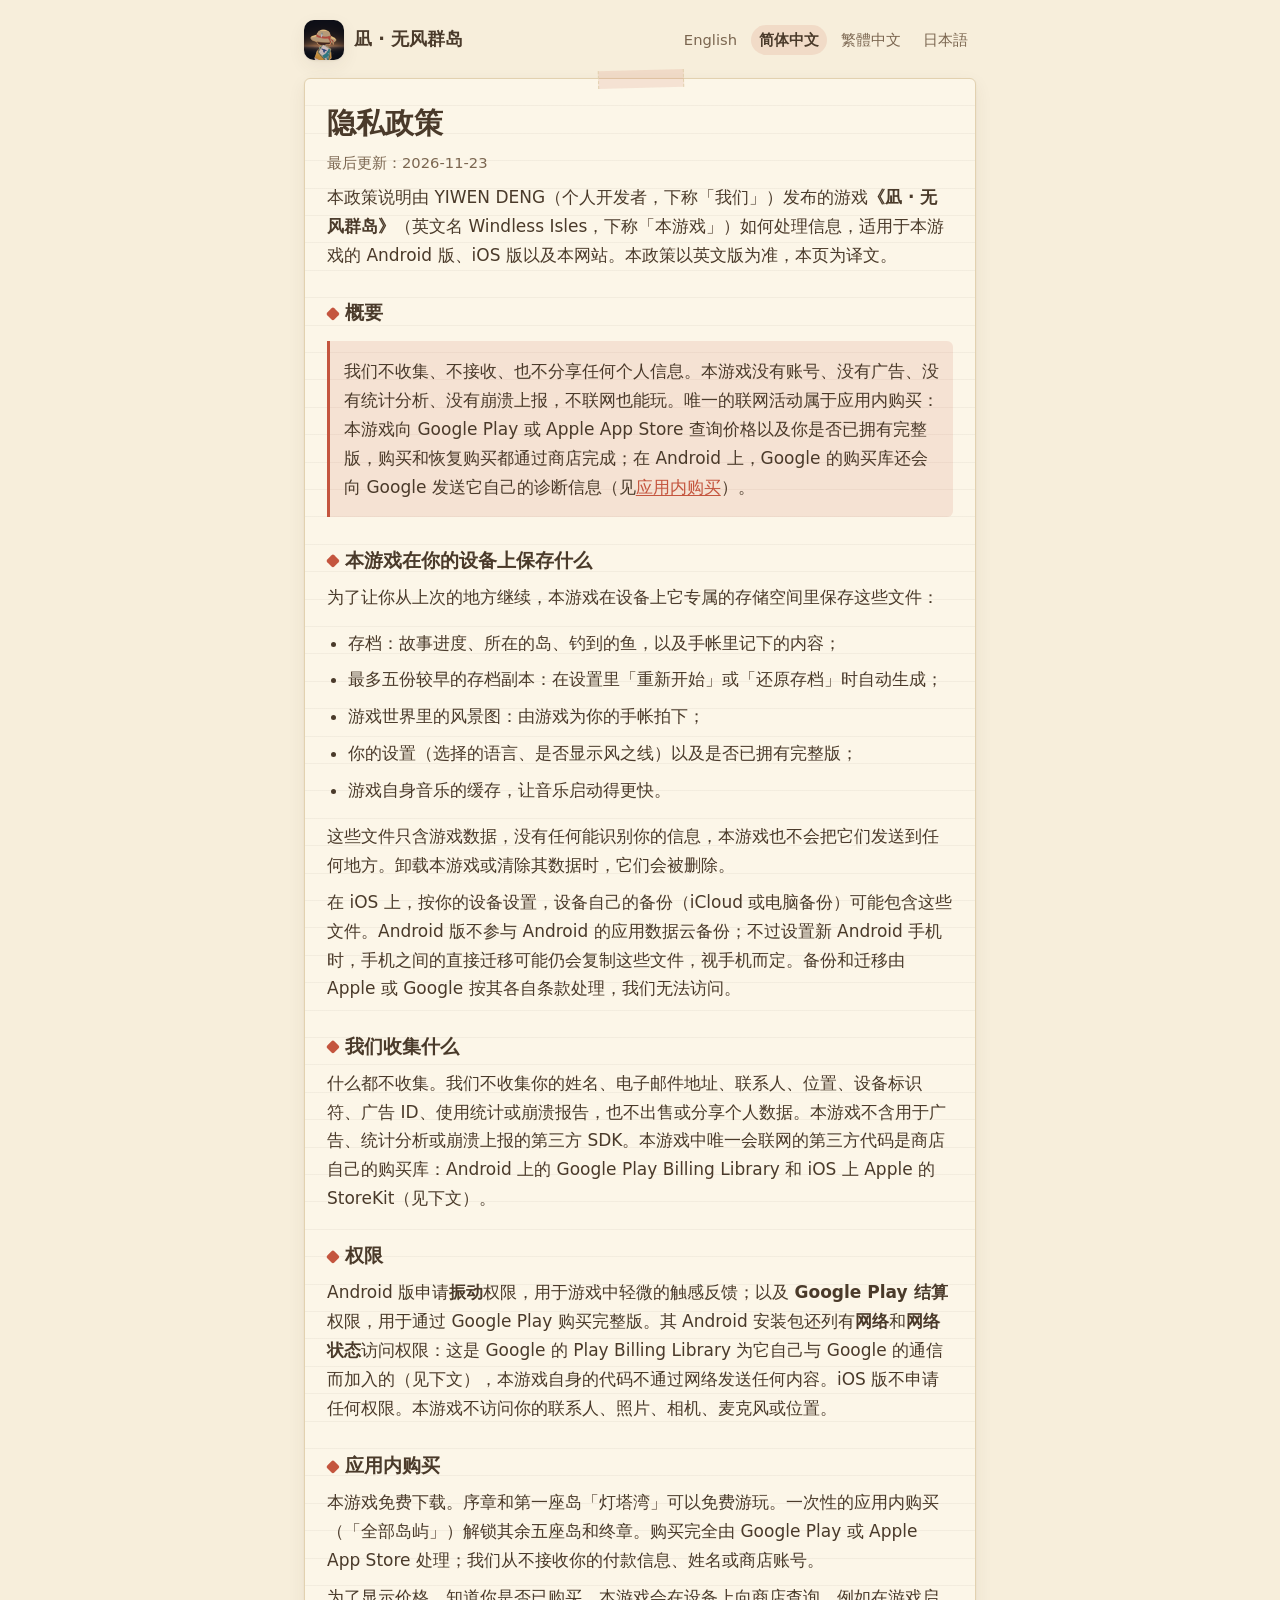
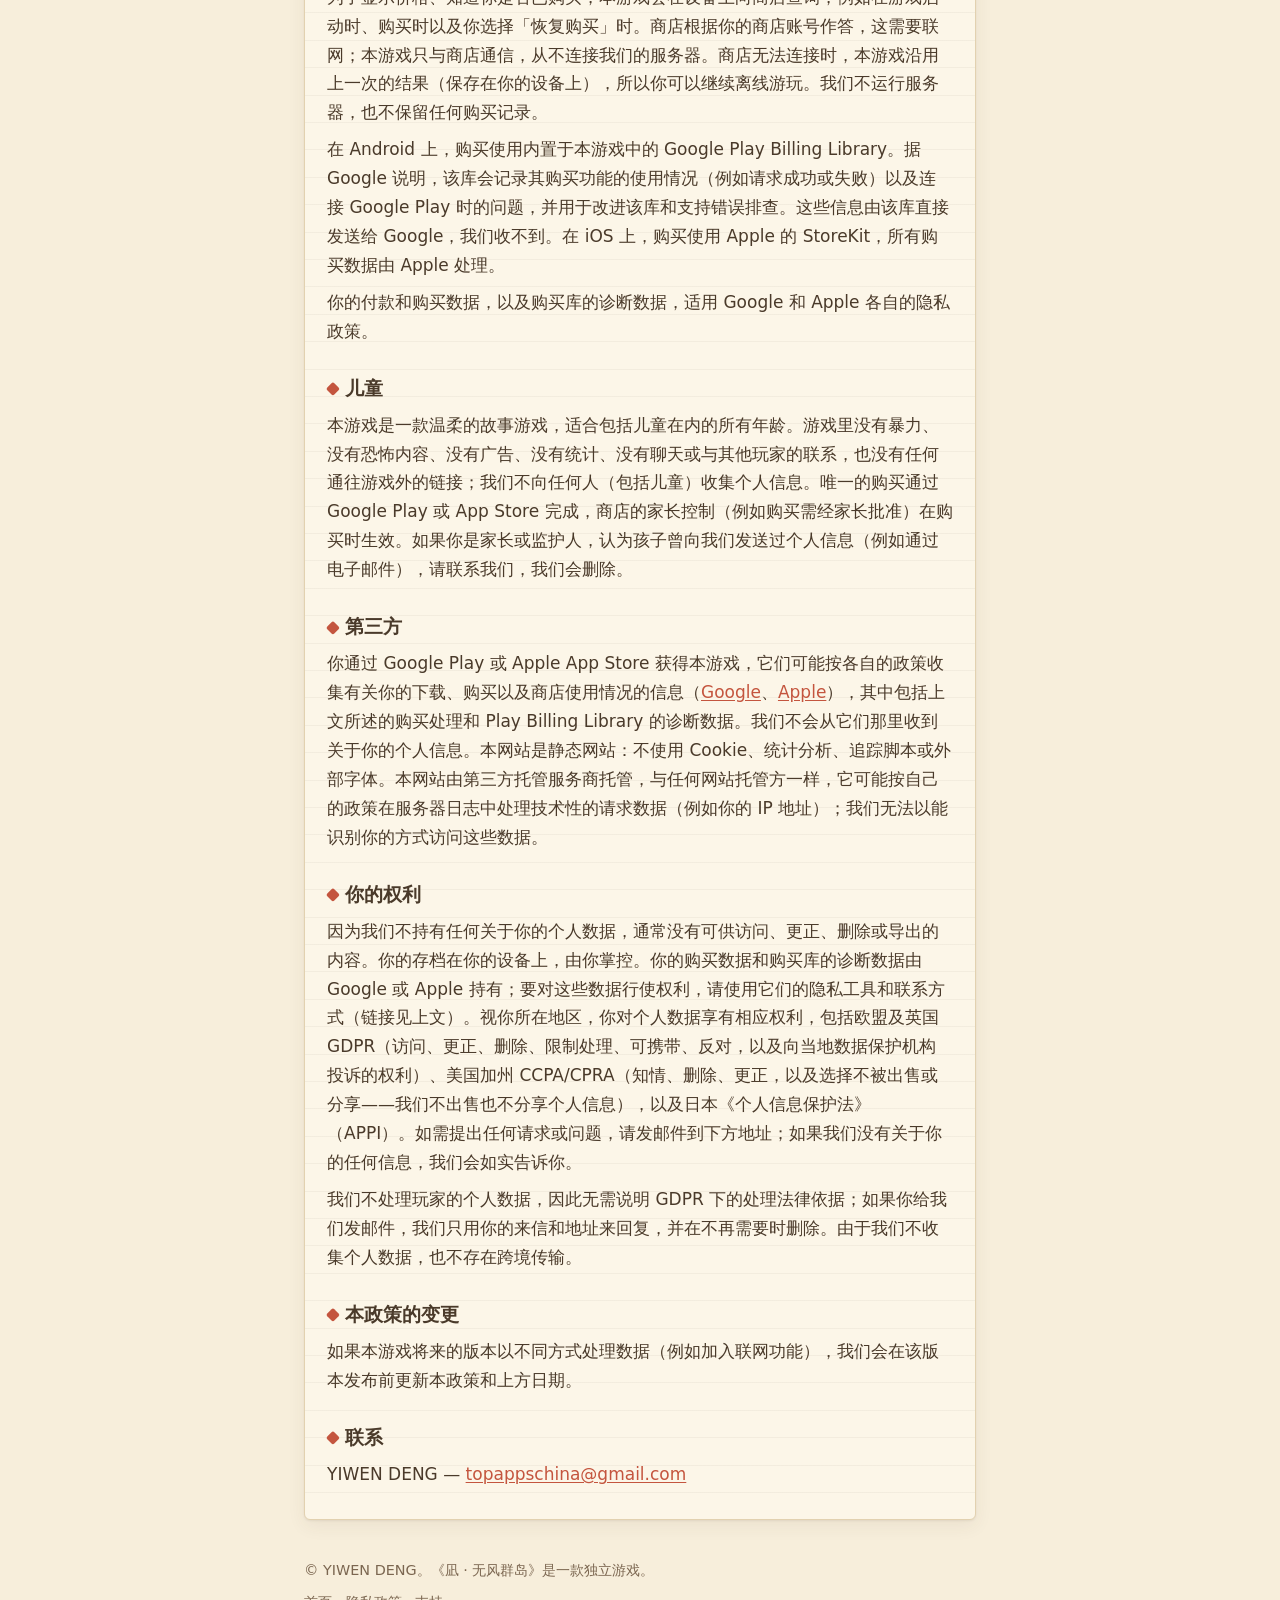
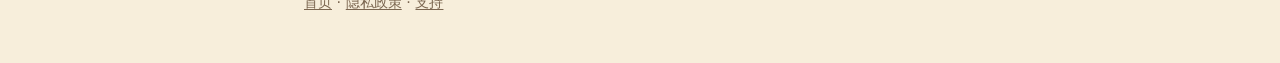
<file: privacy.zh.html>
<!doctype html>
<html lang="zh-Hans">
<head>
<meta charset="utf-8">
<meta name="viewport" content="width=device-width,initial-scale=1">
<meta name="color-scheme" content="light dark">
<meta name="description" content="手机游戏《凪 · 无风群岛》的隐私政策。">
<title>凪 · 无风群岛 隐私政策</title>
<link rel="icon" href="icon.png">
<link rel="stylesheet" href="style.css">
</head>
<body>
<header><a class="brand" href="index.zh.html"><img src="icon.png" alt="" width="40" height="40">凪 · 无风群岛</a><nav class="lang" aria-label="语言"><a href="privacy.html" hreflang="en" lang="en">English</a><a href="privacy.zh.html" hreflang="zh-Hans" lang="zh-Hans" aria-current="page">简体中文</a><a href="privacy.zh-Hant.html" hreflang="zh-Hant" lang="zh-Hant">繁體中文</a><a href="privacy.ja.html" hreflang="ja" lang="ja">日本語</a></nav></header>
<main><div class="sheet">
<h1>隐私政策</h1>
<p class="muted">最后更新：2026-11-23</p>
<p>本政策说明由 YIWEN DENG（个人开发者，下称「我们」）发布的游戏<strong>《凪 · 无风群岛》</strong>（英文名 Windless Isles，下称「本游戏」）如何处理信息，适用于本游戏的 Android 版、iOS 版以及本网站。本政策以英文版为准，本页为译文。</p>

<h2>概要</h2>
<div class="note"><p>我们不收集、不接收、也不分享任何个人信息。本游戏没有账号、没有广告、没有统计分析、没有崩溃上报，不联网也能玩。唯一的联网活动属于应用内购买：本游戏向 Google Play 或 Apple App Store 查询价格以及你是否已拥有完整版，购买和恢复购买都通过商店完成；在 Android 上，Google 的购买库还会向 Google 发送它自己的诊断信息（见<a href="#purchase">应用内购买</a>）。</p></div>

<h2>本游戏在你的设备上保存什么</h2>
<p>为了让你从上次的地方继续，本游戏在设备上它专属的存储空间里保存这些文件：</p>
<ul>
<li>存档：故事进度、所在的岛、钓到的鱼，以及手帐里记下的内容；</li>
<li>最多五份较早的存档副本：在设置里「重新开始」或「还原存档」时自动生成；</li>
<li>游戏世界里的风景图：由游戏为你的手帐拍下；</li>
<li>你的设置（选择的语言、是否显示风之线）以及是否已拥有完整版；</li>
<li>游戏自身音乐的缓存，让音乐启动得更快。</li>
</ul>
<p>这些文件只含游戏数据，没有任何能识别你的信息，本游戏也不会把它们发送到任何地方。卸载本游戏或清除其数据时，它们会被删除。</p>
<p>在 iOS 上，按你的设备设置，设备自己的备份（iCloud 或电脑备份）可能包含这些文件。Android 版不参与 Android 的应用数据云备份；不过设置新 Android 手机时，手机之间的直接迁移可能仍会复制这些文件，视手机而定。备份和迁移由 Apple 或 Google 按其各自条款处理，我们无法访问。</p>

<h2>我们收集什么</h2>
<p>什么都不收集。我们不收集你的姓名、电子邮件地址、联系人、位置、设备标识符、广告 ID、使用统计或崩溃报告，也不出售或分享个人数据。本游戏不含用于广告、统计分析或崩溃上报的第三方 SDK。本游戏中唯一会联网的第三方代码是商店自己的购买库：Android 上的 Google Play Billing Library 和 iOS 上 Apple 的 StoreKit（见下文）。</p>

<h2>权限</h2>
<p>Android 版申请<strong>振动</strong>权限，用于游戏中轻微的触感反馈；以及 <strong>Google Play 结算</strong>权限，用于通过 Google Play 购买完整版。其 Android 安装包还列有<strong>网络</strong>和<strong>网络状态</strong>访问权限：这是 Google 的 Play Billing Library 为它自己与 Google 的通信而加入的（见下文），本游戏自身的代码不通过网络发送任何内容。iOS 版不申请任何权限。本游戏不访问你的联系人、照片、相机、麦克风或位置。</p>

<h2 id="purchase">应用内购买</h2>
<p>本游戏免费下载。序章和第一座岛「灯塔湾」可以免费游玩。一次性的应用内购买（「全部岛屿」）解锁其余五座岛和终章。购买完全由 Google Play 或 Apple App Store 处理；我们从不接收你的付款信息、姓名或商店账号。</p>
<p>为了显示价格、知道你是否已购买，本游戏会在设备上向商店查询，例如在游戏启动时、购买时以及你选择「恢复购买」时。商店根据你的商店账号作答，这需要联网；本游戏只与商店通信，从不连接我们的服务器。商店无法连接时，本游戏沿用上一次的结果（保存在你的设备上），所以你可以继续离线游玩。我们不运行服务器，也不保留任何购买记录。</p>
<p>在 Android 上，购买使用内置于本游戏中的 Google Play Billing Library。据 Google 说明，该库会记录其购买功能的使用情况（例如请求成功或失败）以及连接 Google Play 时的问题，并用于改进该库和支持错误排查。这些信息由该库直接发送给 Google，我们收不到。在 iOS 上，购买使用 Apple 的 StoreKit，所有购买数据由 Apple 处理。</p>
<p>你的付款和购买数据，以及购买库的诊断数据，适用 Google 和 Apple 各自的隐私政策。</p>

<h2>儿童</h2>
<p>本游戏是一款温柔的故事游戏，适合包括儿童在内的所有年龄。游戏里没有暴力、没有恐怖内容、没有广告、没有统计、没有聊天或与其他玩家的联系，也没有任何通往游戏外的链接；我们不向任何人（包括儿童）收集个人信息。唯一的购买通过 Google Play 或 App Store 完成，商店的家长控制（例如购买需经家长批准）在购买时生效。如果你是家长或监护人，认为孩子曾向我们发送过个人信息（例如通过电子邮件），请联系我们，我们会删除。</p>

<h2>第三方</h2>
<p>你通过 Google Play 或 Apple App Store 获得本游戏，它们可能按各自的政策收集有关你的下载、购买以及商店使用情况的信息（<a href="https://policies.google.com/privacy?hl=zh-CN">Google</a>、<a href="https://www.apple.com/cn/legal/privacy/">Apple</a>），其中包括上文所述的购买处理和 Play Billing Library 的诊断数据。我们不会从它们那里收到关于你的个人信息。本网站是静态网站：不使用 Cookie、统计分析、追踪脚本或外部字体。本网站由第三方托管服务商托管，与任何网站托管方一样，它可能按自己的政策在服务器日志中处理技术性的请求数据（例如你的 IP 地址）；我们无法以能识别你的方式访问这些数据。</p>

<h2>你的权利</h2>
<p>因为我们不持有任何关于你的个人数据，通常没有可供访问、更正、删除或导出的内容。你的存档在你的设备上，由你掌控。你的购买数据和购买库的诊断数据由 Google 或 Apple 持有；要对这些数据行使权利，请使用它们的隐私工具和联系方式（链接见上文）。视你所在地区，你对个人数据享有相应权利，包括欧盟及英国 GDPR（访问、更正、删除、限制处理、可携带、反对，以及向当地数据保护机构投诉的权利）、美国加州 CCPA/CPRA（知情、删除、更正，以及选择不被出售或分享——我们不出售也不分享个人信息），以及日本《个人信息保护法》（APPI）。如需提出任何请求或问题，请发邮件到下方地址；如果我们没有关于你的任何信息，我们会如实告诉你。</p>
<p>我们不处理玩家的个人数据，因此无需说明 GDPR 下的处理法律依据；如果你给我们发邮件，我们只用你的来信和地址来回复，并在不再需要时删除。由于我们不收集个人数据，也不存在跨境传输。</p>

<h2>本政策的变更</h2>
<p>如果本游戏将来的版本以不同方式处理数据（例如加入联网功能），我们会在该版本发布前更新本政策和上方日期。</p>

<h2>联系</h2>
<p>YIWEN DENG — <a href="mailto:topappschina@gmail.com">topappschina@gmail.com</a></p>
</div></main>
<footer><p>© YIWEN DENG。《凪 · 无风群岛》是一款独立游戏。</p><p><a href="index.zh.html">首页</a> · <a href="privacy.zh.html">隐私政策</a> · <a href="support.zh.html">支持</a></p></footer>
</body>
</html>
</file>
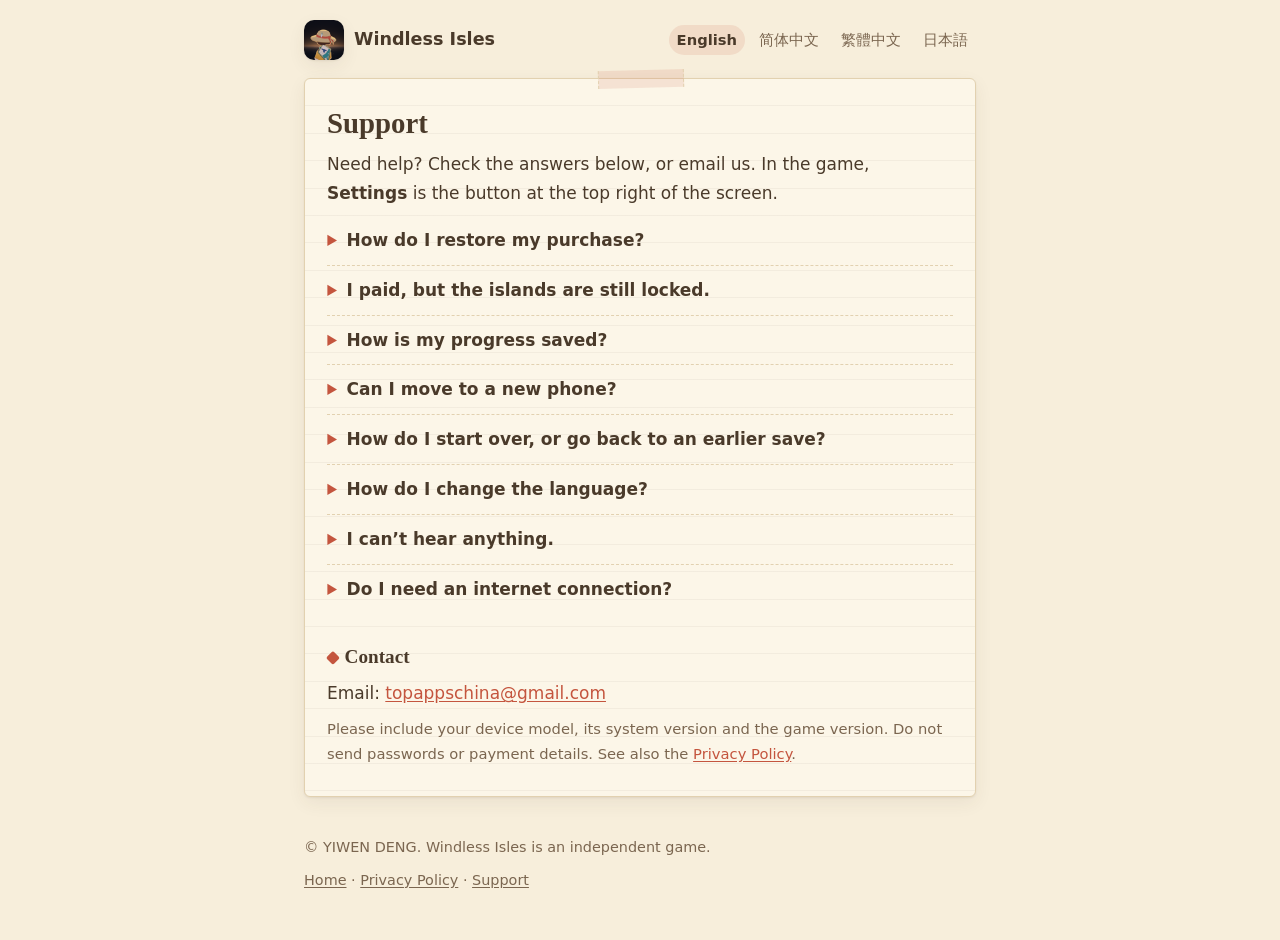
<file: support.html>
<!doctype html>
<html lang="en">
<head>
<meta charset="utf-8">
<meta name="viewport" content="width=device-width,initial-scale=1">
<meta name="color-scheme" content="light dark">
<meta name="description" content="Support and FAQ for Windless Isles.">
<title>Windless Isles — Support</title>
<link rel="icon" href="icon.png">
<link rel="stylesheet" href="style.css">
</head>
<body>
<header><a class="brand" href="index.html"><img src="icon.png" alt="" width="40" height="40">Windless Isles</a><nav class="lang" aria-label="Language"><a href="support.html" hreflang="en" lang="en" aria-current="page">English</a><a href="support.zh.html" hreflang="zh-Hans" lang="zh-Hans">简体中文</a><a href="support.zh-Hant.html" hreflang="zh-Hant" lang="zh-Hant">繁體中文</a><a href="support.ja.html" hreflang="ja" lang="ja">日本語</a></nav></header>
<main><div class="sheet">
<h1>Support</h1>
<p>Need help? Check the answers below, or email us. In the game, <strong>Settings</strong> is the button at the top right of the screen.</p>

<details><summary>How do I restore my purchase?</summary><p>Open <strong>Settings</strong> and tap <strong>Restore purchase</strong>. The same button is also on the card that appears when you set sail for a locked island. Make sure you are online and signed in to the same Google Play account or Apple ID you used to buy. The purchase belongs to your store account, not to us.</p></details>
<details><summary>I paid, but the islands are still locked.</summary><p>Try <strong>Restore purchase</strong> first. If you paid with a method that completes later, the islands unlock once the store confirms the payment. Refunds are handled by the store: Google Play at <a href="https://support.google.com/googleplay/answer/2479637">support.google.com/googleplay</a>, Apple at <a href="https://support.apple.com/118223">support.apple.com</a>.</p></details>
<details><summary>How is my progress saved?</summary><p>Automatically, on your device. There is no account and nothing is uploaded. Your progress stays when you close or update the game, and is removed if you uninstall the game or clear its data.</p></details>
<details><summary>Can I move to a new phone?</summary><p>Your purchase moves with your store account: on the new phone, sign in with the same Google Play account or Apple ID, install the game and tap <strong>Restore purchase</strong>. Your progress is saved only on the old device and the game has no online sync. On iPhone and iPad, setting up the new device from an iCloud or computer backup of the old one usually brings it along. On Android, the game is not part of Google’s cloud backup; a direct phone-to-phone transfer during setup may copy it, depending on the phone, but this is not guaranteed.</p></details>
<details><summary>How do I start over, or go back to an earlier save?</summary><p>Open <strong>Settings</strong>. <strong>Start over (from the prologue)</strong> begins a new game on Windwatch Isle. <strong>Restore a save</strong> lists earlier copies of your save; tap one to go back to that moment. Before either, the game backs up your current progress (it keeps the five most recent copies), so you can always come back. Your language and your purchase are kept.</p></details>
<details><summary>How do I change the language?</summary><p>The game starts in your device’s language when it can. To change it, open <strong>Settings</strong> and tap <strong>Language</strong>. There are 10 languages: English, 简体中文, 繁體中文, 日本語, 한국어, Español, Português (Brasil), Deutsch, Français and Русский.</p></details>
<details><summary>I can’t hear anything.</summary><p>Open <strong>Settings</strong> and check that the first button says <strong>Sound off</strong> (if it says <strong>Sound on</strong>, tap it). The fishing and kite screens have the same switch. Also check your device’s volume and, on iPhone, Silent mode.</p></details>
<details><summary>Do I need an internet connection?</summary><p>Not to play. Seeing the price, buying the full game and restoring the purchase need a connection to Google Play or the App Store. Once you own it, the game remembers it on your device, so you can keep playing offline.</p></details>

<h2>Contact</h2>
<p>Email: <a href="mailto:topappschina@gmail.com">topappschina@gmail.com</a></p>
<p class="muted">Please include your device model, its system version and the game version. Do not send passwords or payment details. See also the <a href="privacy.html">Privacy Policy</a>.</p>
</div></main>
<footer><p>© YIWEN DENG. Windless Isles is an independent game.</p><p><a href="index.html">Home</a> · <a href="privacy.html">Privacy Policy</a> · <a href="support.html">Support</a></p></footer>
</body>
</html>
</file>
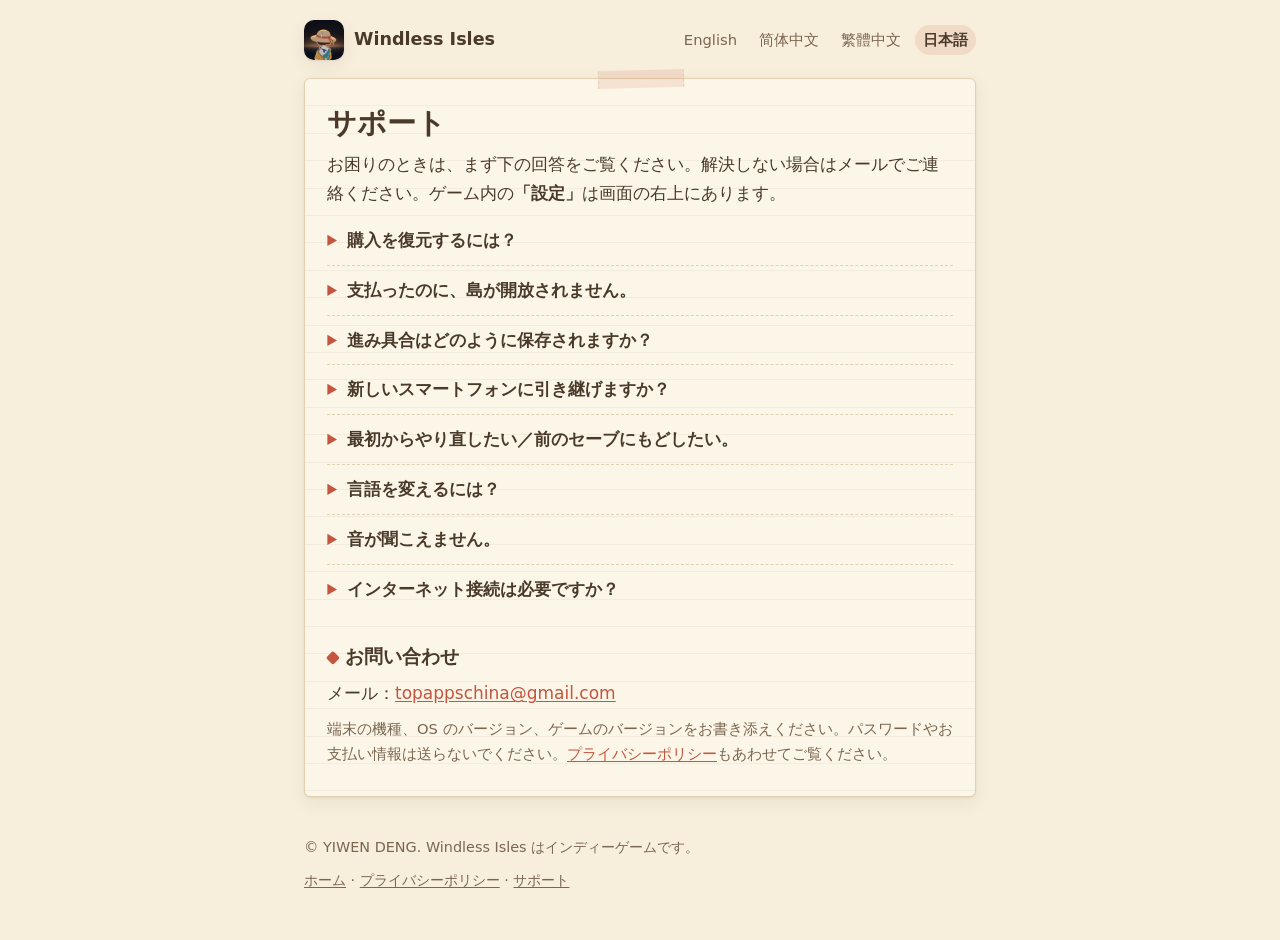
<file: support.ja.html>
<!doctype html>
<html lang="ja">
<head>
<meta charset="utf-8">
<meta name="viewport" content="width=device-width,initial-scale=1">
<meta name="color-scheme" content="light dark">
<meta name="description" content="Windless Isles のサポートとよくある質問。">
<title>Windless Isles サポート</title>
<link rel="icon" href="icon.png">
<link rel="stylesheet" href="style.css">
</head>
<body>
<header><a class="brand" href="index.ja.html"><img src="icon.png" alt="" width="40" height="40">Windless Isles</a><nav class="lang" aria-label="言語"><a href="support.html" hreflang="en" lang="en">English</a><a href="support.zh.html" hreflang="zh-Hans" lang="zh-Hans">简体中文</a><a href="support.zh-Hant.html" hreflang="zh-Hant" lang="zh-Hant">繁體中文</a><a href="support.ja.html" hreflang="ja" lang="ja" aria-current="page">日本語</a></nav></header>
<main><div class="sheet">
<h1>サポート</h1>
<p>お困りのときは、まず下の回答をご覧ください。解決しない場合はメールでご連絡ください。ゲーム内の<strong>「設定」</strong>は画面の右上にあります。</p>

<details><summary>購入を復元するには？</summary><p><strong>「設定」</strong>を開き、<strong>「購入を復元」</strong>をタップしてください。まだ開放されていない島へ出発するときに表示されるカードにも、同じボタンがあります。インターネットに接続し、購入したときと同じ Google Play アカウントまたは Apple ID でサインインしていることをご確認ください。購入はお客様のストアアカウントにひもづいており、当方には記録がありません。</p></details>
<details><summary>支払ったのに、島が開放されません。</summary><p>まず<strong>「購入を復元」</strong>をお試しください。あとで支払いが完了する方法（コンビニ払いなど）を選んだ場合は、ストアが支払いを確認した時点で島が開放されます。返金はストアが対応します：Google Play は <a href="https://support.google.com/googleplay/answer/2479637?hl=ja">support.google.com/googleplay</a>、Apple は <a href="https://support.apple.com/ja-jp/118223">support.apple.com</a> をご覧ください。</p></details>
<details><summary>進み具合はどのように保存されますか？</summary><p>端末に自動で保存されます。アカウントはなく、何もアップロードされません。ゲームを閉じても、アップデートしても進み具合は残ります。アプリをアンインストールするか、データを消去すると削除されます。</p></details>
<details><summary>新しいスマートフォンに引き継げますか？</summary><p>購入はストアアカウントと一緒に引き継がれます。新しい端末で同じ Google Play アカウントまたは Apple ID でサインインし、ゲームをインストールして<strong>「購入を復元」</strong>をタップしてください。進み具合は元の端末にだけ保存されており、オンライン同期はありません。iPhone・iPad では、元の端末の iCloud またはコンピュータのバックアップから新しい端末をセットアップすると、通常は進み具合も引き継がれます。Android では、本ゲームは Google のクラウドバックアップの対象外です。セットアップ時の端末間の直接移行でコピーされる場合もありますが、端末によるため保証はできません。</p></details>
<details><summary>最初からやり直したい／前のセーブにもどしたい。</summary><p><strong>「設定」</strong>を開いてください。<strong>「最初から（序章から）」</strong>を選ぶと、風見島の序章から新しく始まります。<strong>「セーブをもどす」</strong>を選ぶと以前のセーブの一覧が表示され、タップするとそのときにもどります。どちらの場合も、先に今の進み具合をバックアップするので（最新 5 件を保存）、いつでもまたもどせます。言語と購入はそのまま残ります。</p></details>
<details><summary>言語を変えるには？</summary><p>ゲームは、できるかぎり端末の言語で始まります。変えるときは<strong>「設定」</strong>を開き、<strong>「言語 / Language」</strong>をタップしてください。対応言語は 10 種類です：English、简体中文、繁體中文、日本語、한국어、Español、Português (Brasil)、Deutsch、Français、Русский。</p></details>
<details><summary>音が聞こえません。</summary><p><strong>「設定」</strong>を開き、最初のボタンをご確認ください。<strong>「音を消す」</strong>と表示されていれば音はオンです。<strong>「音を出す」</strong>と表示されていればタップしてください。釣りと凧揚げの画面にも同じスイッチがあります。端末の音量や、iPhone の消音モードもご確認ください。</p></details>
<details><summary>インターネット接続は必要ですか？</summary><p>遊ぶだけなら必要ありません。価格の表示、フルゲームの購入、購入の復元には Google Play または App Store への接続が必要です。購入後はゲームが端末に記憶するので、オフラインでも遊び続けられます。</p></details>

<h2>お問い合わせ</h2>
<p>メール：<a href="mailto:topappschina@gmail.com">topappschina@gmail.com</a></p>
<p class="muted">端末の機種、OS のバージョン、ゲームのバージョンをお書き添えください。パスワードやお支払い情報は送らないでください。<a href="privacy.ja.html">プライバシーポリシー</a>もあわせてご覧ください。</p>
</div></main>
<footer><p>© YIWEN DENG. Windless Isles はインディーゲームです。</p><p><a href="index.ja.html">ホーム</a> · <a href="privacy.ja.html">プライバシーポリシー</a> · <a href="support.ja.html">サポート</a></p></footer>
</body>
</html>
</file>
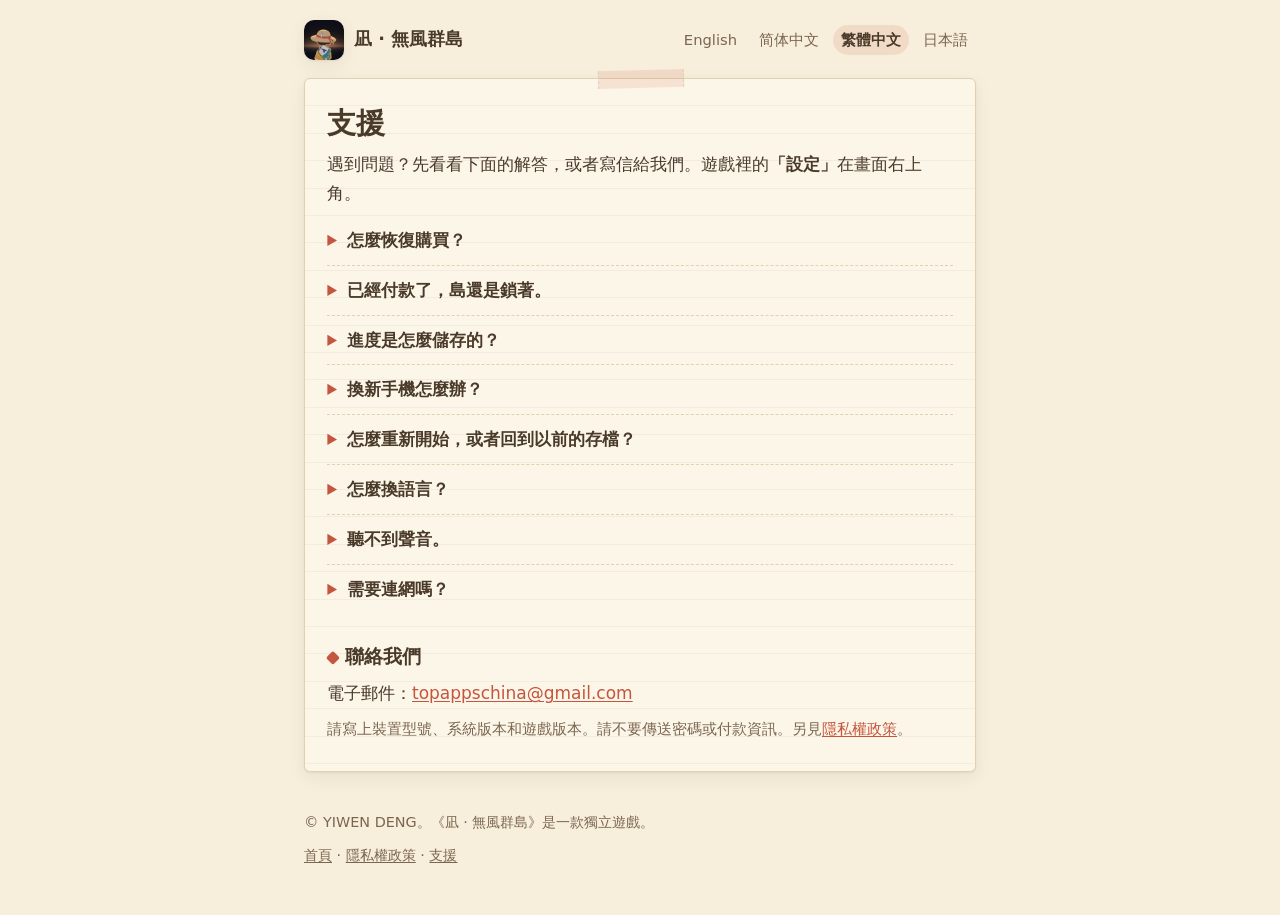
<file: support.zh-Hant.html>
<!doctype html>
<html lang="zh-Hant">
<head>
<meta charset="utf-8">
<meta name="viewport" content="width=device-width,initial-scale=1">
<meta name="color-scheme" content="light dark">
<meta name="description" content="《凪 · 無風群島》的支援與常見問題。">
<title>凪 · 無風群島 支援</title>
<link rel="icon" href="icon.png">
<link rel="stylesheet" href="style.css">
</head>
<body>
<header><a class="brand" href="index.zh-Hant.html"><img src="icon.png" alt="" width="40" height="40">凪 · 無風群島</a><nav class="lang" aria-label="語言"><a href="support.html" hreflang="en" lang="en">English</a><a href="support.zh.html" hreflang="zh-Hans" lang="zh-Hans">简体中文</a><a href="support.zh-Hant.html" hreflang="zh-Hant" lang="zh-Hant" aria-current="page">繁體中文</a><a href="support.ja.html" hreflang="ja" lang="ja">日本語</a></nav></header>
<main><div class="sheet">
<h1>支援</h1>
<p>遇到問題？先看看下面的解答，或者寫信給我們。遊戲裡的<strong>「設定」</strong>在畫面右上角。</p>

<details><summary>怎麼恢復購買？</summary><p>打開<strong>「設定」</strong>，點<strong>「恢復購買」</strong>。出發去還沒解鎖的島時跳出的卡片上也有同一個按鈕。請確認已經連網，並登入了購買時用的同一個 Google Play 帳號或 Apple ID。購買屬於你的商店帳號，不在我們這裡。</p></details>
<details><summary>已經付款了，島還是鎖著。</summary><p>先試試<strong>「恢復購買」</strong>。如果用的是稍後才完成的付款方式，商店確認付款後島嶼就會解鎖。退款由商店處理：Google Play 見 <a href="https://support.google.com/googleplay/answer/2479637?hl=zh-Hant">support.google.com/googleplay</a>，Apple 見 <a href="https://support.apple.com/zh-tw/118223">support.apple.com</a>。</p></details>
<details><summary>進度是怎麼儲存的？</summary><p>自動儲存在你的裝置上。沒有帳號，也不上傳任何東西。關閉或更新遊戲時進度都在；解除安裝遊戲或清除它的資料時進度會被刪除。</p></details>
<details><summary>換新手機怎麼辦？</summary><p>購買跟著你的商店帳號走：在新手機上登入同一個 Google Play 帳號或 Apple ID，安裝遊戲後點<strong>「恢復購買」</strong>即可。進度只儲存在舊裝置上，遊戲沒有線上同步。iPhone 和 iPad 用舊裝置的 iCloud 或電腦備份來設定新裝置時，進度通常會一起過來。Android 上，本遊戲不在 Google 的雲端備份裡；設定新手機時的手機直接轉移可能會把它複製過去，視手機而定，但不能保證。</p></details>
<details><summary>怎麼重新開始，或者回到以前的存檔？</summary><p>打開<strong>「設定」</strong>。<strong>「重新開始（從序章）」</strong>會從風見島的序章開始新遊戲；<strong>「還原存檔」</strong>會列出以前的存檔副本，點一份就回到那時候。無論哪種，遊戲都會先備份目前進度（保留最近五份），隨時可以再回來。語言和購買都會保留。</p></details>
<details><summary>怎麼換語言？</summary><p>遊戲會盡量依裝置的語言啟動。要更換，打開<strong>「設定」</strong>，點<strong>「語言 / Language」</strong>。共 10 種語言：English、简体中文、繁體中文、日本語、한국어、Español、Português (Brasil)、Deutsch、Français、Русский。</p></details>
<details><summary>聽不到聲音。</summary><p>打開<strong>「設定」</strong>，看第一個按鈕：寫著<strong>「關掉聲音」</strong>表示聲音是開著的；寫著<strong>「打開聲音」</strong>就點一下。釣魚和放風箏的畫面裡也有同樣的開關。另外請檢查裝置音量，以及 iPhone 的靜音模式。</p></details>
<details><summary>需要連網嗎？</summary><p>玩遊戲不需要。查看價格、購買完整版和恢復購買需要連線到 Google Play 或 App Store。買過之後，遊戲會在裝置上記住，可以繼續離線遊玩。</p></details>

<h2>聯絡我們</h2>
<p>電子郵件：<a href="mailto:topappschina@gmail.com">topappschina@gmail.com</a></p>
<p class="muted">請寫上裝置型號、系統版本和遊戲版本。請不要傳送密碼或付款資訊。另見<a href="privacy.zh-Hant.html">隱私權政策</a>。</p>
</div></main>
<footer><p>© YIWEN DENG。《凪 · 無風群島》是一款獨立遊戲。</p><p><a href="index.zh-Hant.html">首頁</a> · <a href="privacy.zh-Hant.html">隱私權政策</a> · <a href="support.zh-Hant.html">支援</a></p></footer>
</body>
</html>
</file>
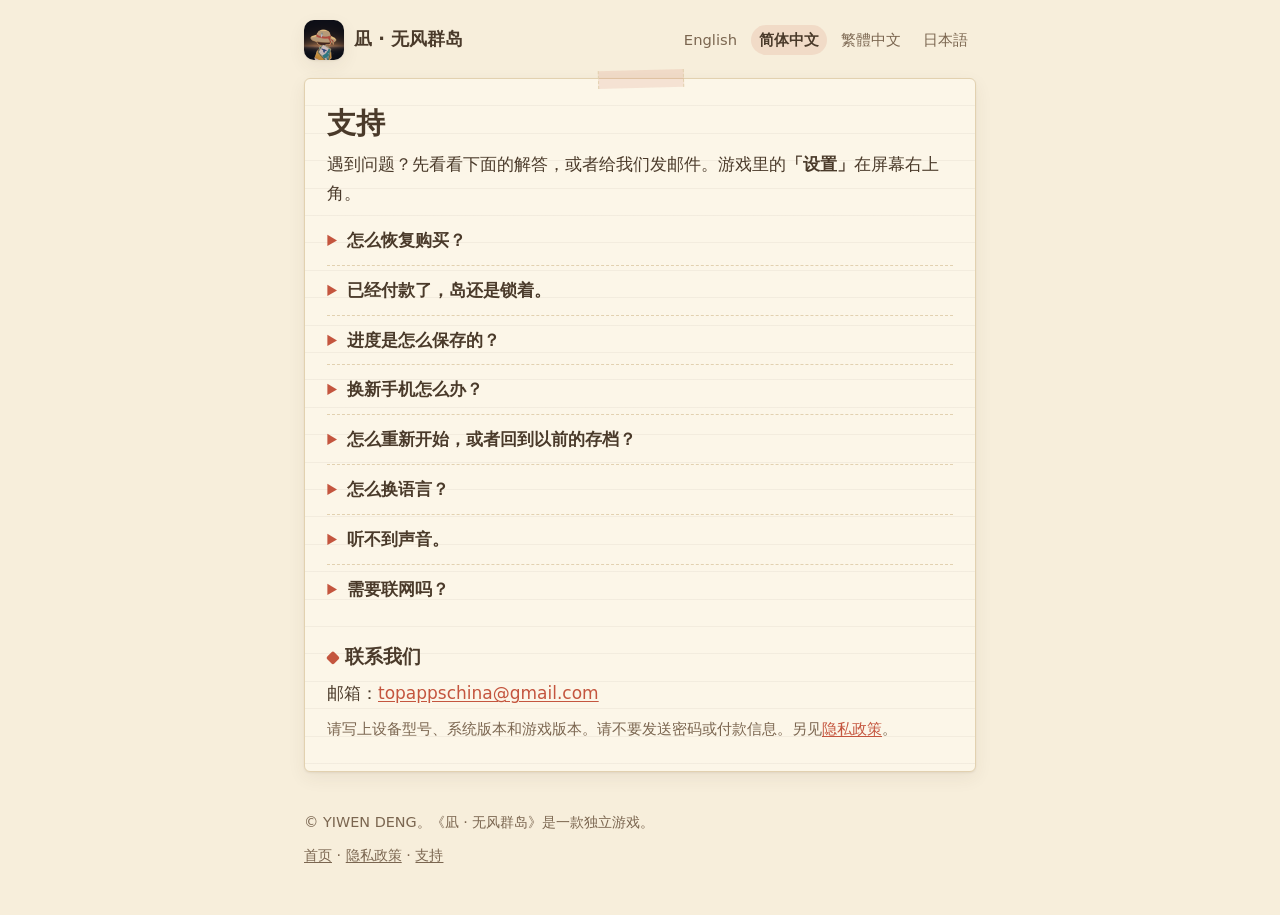
<file: support.zh.html>
<!doctype html>
<html lang="zh-Hans">
<head>
<meta charset="utf-8">
<meta name="viewport" content="width=device-width,initial-scale=1">
<meta name="color-scheme" content="light dark">
<meta name="description" content="《凪 · 无风群岛》的支持与常见问题。">
<title>凪 · 无风群岛 支持</title>
<link rel="icon" href="icon.png">
<link rel="stylesheet" href="style.css">
</head>
<body>
<header><a class="brand" href="index.zh.html"><img src="icon.png" alt="" width="40" height="40">凪 · 无风群岛</a><nav class="lang" aria-label="语言"><a href="support.html" hreflang="en" lang="en">English</a><a href="support.zh.html" hreflang="zh-Hans" lang="zh-Hans" aria-current="page">简体中文</a><a href="support.zh-Hant.html" hreflang="zh-Hant" lang="zh-Hant">繁體中文</a><a href="support.ja.html" hreflang="ja" lang="ja">日本語</a></nav></header>
<main><div class="sheet">
<h1>支持</h1>
<p>遇到问题？先看看下面的解答，或者给我们发邮件。游戏里的<strong>「设置」</strong>在屏幕右上角。</p>

<details><summary>怎么恢复购买？</summary><p>打开<strong>「设置」</strong>，点<strong>「恢复购买」</strong>。出发去还没解锁的岛时弹出的卡片上也有同一个按钮。请确认已经联网，并登录了购买时用的同一个 Google Play 账号或 Apple ID。购买属于你的商店账号，不在我们这里。</p></details>
<details><summary>已经付款了，岛还是锁着。</summary><p>先试试<strong>「恢复购买」</strong>。如果用的是稍后才完成的付款方式，商店确认付款后岛屿就会解锁。退款由商店处理：Google Play 见 <a href="https://support.google.com/googleplay/answer/2479637?hl=zh-Hans">support.google.com/googleplay</a>，Apple 见 <a href="https://support.apple.com/zh-cn/118223">support.apple.com</a>。</p></details>
<details><summary>进度是怎么保存的？</summary><p>自动保存在你的设备上。没有账号，也不上传任何东西。关闭或更新游戏时进度都在；卸载游戏或清除它的数据时进度会被删除。</p></details>
<details><summary>换新手机怎么办？</summary><p>购买跟着你的商店账号走：在新手机上登录同一个 Google Play 账号或 Apple ID，安装游戏后点<strong>「恢复购买」</strong>即可。进度只保存在旧设备上，游戏没有在线同步。iPhone 和 iPad 用旧设备的 iCloud 或电脑备份来设置新设备时，进度通常会一起过来。Android 上，本游戏不在 Google 的云备份里；设置新手机时的手机直接迁移可能会把它复制过去，视手机而定，但不能保证。</p></details>
<details><summary>怎么重新开始，或者回到以前的存档？</summary><p>打开<strong>「设置」</strong>。<strong>「重新开始（从序章）」</strong>会从风见岛的序章开始新游戏；<strong>「还原存档」</strong>会列出以前的存档副本，点一份就回到那时候。无论哪种，游戏都会先备份当前进度（保留最近五份），随时可以再回来。语言和购买都会保留。</p></details>
<details><summary>怎么换语言？</summary><p>游戏会尽量按设备的语言启动。要更换，打开<strong>「设置」</strong>，点<strong>「语言 / Language」</strong>。共 10 种语言：English、简体中文、繁體中文、日本語、한국어、Español、Português (Brasil)、Deutsch、Français、Русский。</p></details>
<details><summary>听不到声音。</summary><p>打开<strong>「设置」</strong>，看第一个按钮：写着<strong>「关掉声音」</strong>说明声音是开着的；写着<strong>「打开声音」</strong>就点一下。钓鱼和放风筝的画面里也有同样的开关。另外请检查设备音量，以及 iPhone 的静音模式。</p></details>
<details><summary>需要联网吗？</summary><p>玩游戏不需要。查看价格、购买完整版和恢复购买需要连接 Google Play 或 App Store。买过之后，游戏会在设备上记住，可以继续离线游玩。</p></details>

<h2>联系我们</h2>
<p>邮箱：<a href="mailto:topappschina@gmail.com">topappschina@gmail.com</a></p>
<p class="muted">请写上设备型号、系统版本和游戏版本。请不要发送密码或付款信息。另见<a href="privacy.zh.html">隐私政策</a>。</p>
</div></main>
<footer><p>© YIWEN DENG。《凪 · 无风群岛》是一款独立游戏。</p><p><a href="index.zh.html">首页</a> · <a href="privacy.zh.html">隐私政策</a> · <a href="support.zh.html">支持</a></p></footer>
</body>
</html>
</file>
<file: style.css>
/* Windless Isles — privacy / support site. Journal paper, ink and a vermilion seal; no fonts, no scripts. */
:root{
  --paper:#f7eedb;--sheet:#fcf6e8;--ink:#4a3a2a;--muted:#7b6650;--line:#e2d1b0;--rule:rgba(74,58,42,.05);
  --red:#c4553e;--red-soft:rgba(196,85,62,.12);--shadow:0 1px 2px rgba(74,58,42,.08),0 6px 18px rgba(74,58,42,.07);
  color-scheme:light dark;
}
@media (prefers-color-scheme:dark){:root{
  --paper:#1c1712;--sheet:#252019;--ink:#efe3cb;--muted:#b6a488;--line:#3c3226;--rule:rgba(239,227,203,.05);
  --red:#e27a60;--red-soft:rgba(226,122,96,.16);--shadow:0 1px 2px rgba(0,0,0,.4);
}}
*{box-sizing:border-box}
html{-webkit-text-size-adjust:100%}
body{margin:0;background:var(--paper);color:var(--ink);
  font:17px/1.7 system-ui,-apple-system,"Segoe UI",Roboto,"Hiragino Sans","PingFang SC","PingFang TC","Noto Sans CJK SC","Noto Sans JP","Microsoft YaHei",sans-serif;
  overflow-wrap:anywhere}
:lang(zh-Hant){font-family:system-ui,-apple-system,"PingFang TC","Noto Sans CJK TC","Microsoft JhengHei",sans-serif}
:lang(ja){font-family:system-ui,-apple-system,"Hiragino Sans","Noto Sans JP","Yu Gothic",sans-serif}
header,main,footer{max-width:44rem;margin:0 auto;padding-left:16px;padding-right:16px}
header{padding-top:20px;padding-bottom:10px;display:flex;flex-wrap:wrap;gap:10px 18px;justify-content:space-between;align-items:center}
.brand{display:flex;align-items:center;gap:10px;color:var(--ink);text-decoration:none;font-weight:700;font-size:1.1rem}
.brand img{width:40px;height:40px;border-radius:10px;box-shadow:var(--shadow)}
nav.lang{display:flex;flex-wrap:wrap;gap:4px 6px;font-size:.92rem}
nav.lang a{padding:2px 8px;border-radius:999px;color:var(--muted);text-decoration:none}
nav.lang a:hover{color:var(--red)}
nav.lang a[aria-current]{color:var(--ink);background:var(--red-soft);font-weight:600}
main{margin-top:8px;margin-bottom:8px}
.sheet{background:var(--sheet);border:1px solid var(--line);border-radius:6px;box-shadow:var(--shadow);
  padding:8px 22px 22px;position:relative;
  background-image:repeating-linear-gradient(to bottom,transparent 0,transparent 1.65rem,var(--rule) 1.65rem,var(--rule) calc(1.65rem + 1px))}
.sheet::before{content:"";position:absolute;top:-9px;left:50%;width:84px;height:18px;margin-left:-42px;
  background:var(--red-soft);border-left:1px dashed var(--line);border-right:1px dashed var(--line);transform:rotate(-1.5deg)}
h1,h2{font-family:"Iowan Old Style","Palatino Linotype",Palatino,Georgia,"Hiragino Mincho ProN","Songti SC","Songti TC","Noto Serif CJK SC","Yu Mincho",serif;font-weight:700;color:var(--ink)}
h1{font-size:1.8rem;line-height:1.3;margin:1.1rem 0 .5rem}
h2{font-size:1.2rem;line-height:1.4;margin:1.9rem 0 .3rem;display:flex;align-items:baseline;gap:.5rem}
h2::before{content:"";flex:none;width:.6rem;height:.6rem;background:var(--red);border-radius:2px;transform:rotate(45deg) translateY(-.1rem)}
p,li{margin:.5rem 0}
ul{padding-left:1.3rem}
a{color:var(--red);text-underline-offset:2px}
strong{font-weight:650}
.muted{color:var(--muted);font-size:.92rem}
.lead{font-size:1.08rem}
.note{border-left:3px solid var(--red);background:var(--red-soft);padding:8px 14px;border-radius:0 6px 6px 0;margin:14px 0}
.links{display:flex;flex-wrap:wrap;gap:12px;padding:0;margin:18px 0 6px;list-style:none}
.links a{display:inline-block;padding:9px 18px;border:1.5px solid var(--red);border-radius:999px;color:var(--red);text-decoration:none;font-weight:600;background:var(--sheet)}
.links a:hover{background:var(--red-soft)}
details{border-bottom:1px dashed var(--line);padding:10px 2px}
details:last-of-type{border-bottom:0}
summary{cursor:pointer;font-weight:600;list-style-position:outside;margin-left:1.1rem}
summary::marker{color:var(--red)}
details[open] summary{color:var(--red)}
footer{padding-top:22px;padding-bottom:40px;color:var(--muted);font-size:.9rem}
footer a{color:var(--muted)}
</file>
